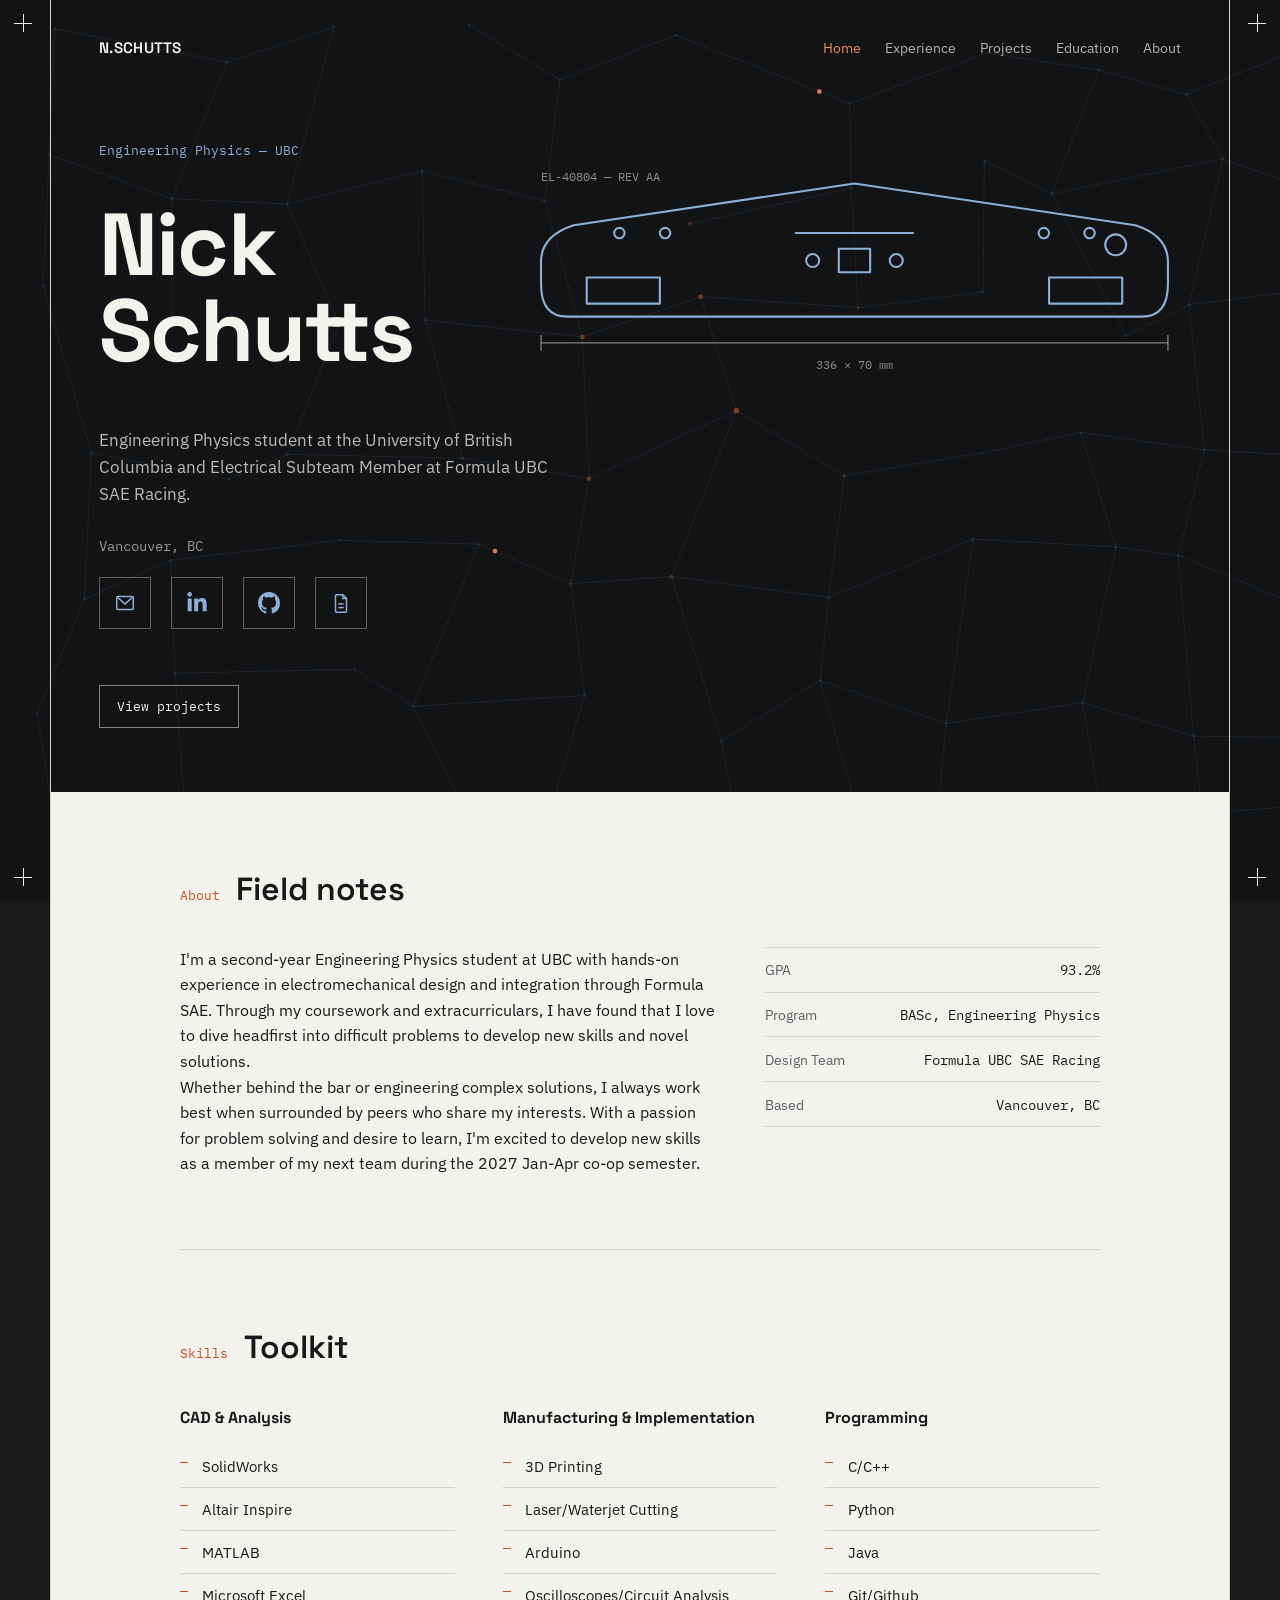
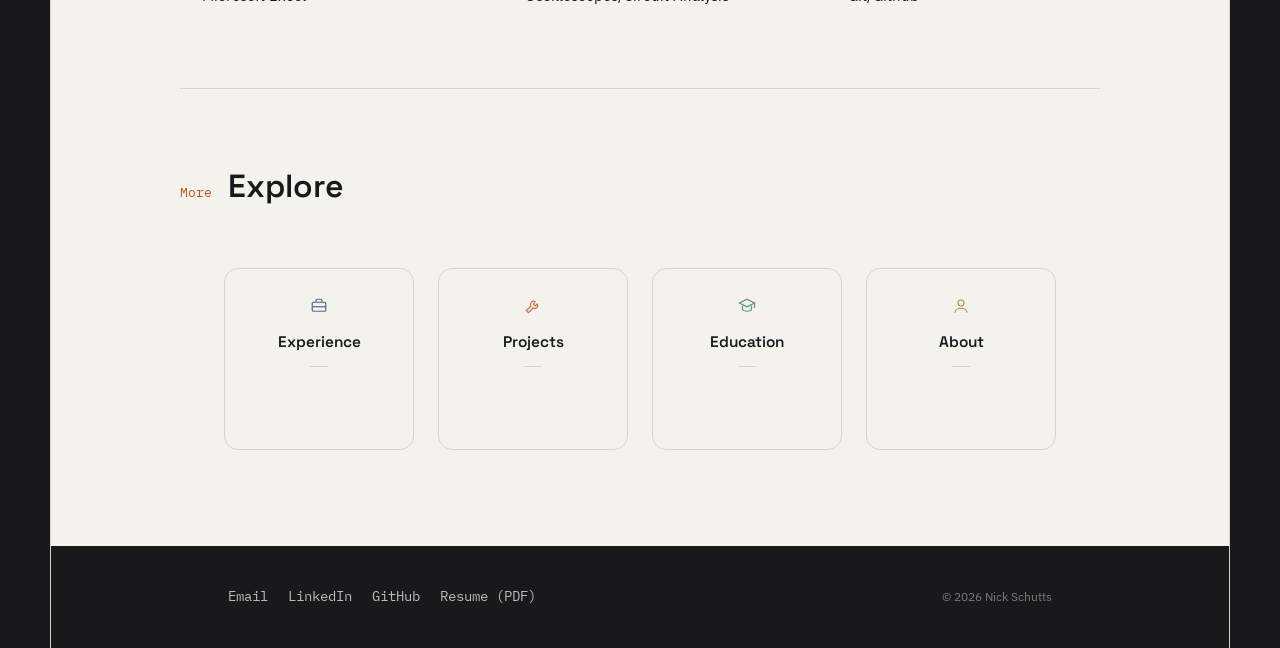
<file: index.html>
<!DOCTYPE html>
<html lang="en">
<head>
<meta charset="UTF-8">
<meta name="viewport" content="width=device-width, initial-scale=1.0">
<title>Nick Schutts — Engineering Physics</title>
<meta name="description" content="Nick Schutts — Engineering Physics student at UBC, Formula UBC Racing.">
<link rel="preconnect" href="https://fonts.googleapis.com">
<link rel="preconnect" href="https://fonts.gstatic.com" crossorigin>
<link href="https://fonts.googleapis.com/css2?family=Space+Grotesk:wght@400;500;600;700&family=IBM+Plex+Sans:wght@400;500;600&family=IBM+Plex+Mono:wght@400;500&display=swap" rel="stylesheet">
<link rel="stylesheet" href="style.css?v=3">
</head>
<body>

<span class="tick tl"></span>
<span class="tick tr"></span>
<span class="tick bl"></span>
<span class="tick br"></span>

<div class="sheet">

  <header class="site-header hero">
    <nav class="topnav">
      <a href="index.html" class="logo">N.SCHUTTS</a>
      <div class="navlinks">
        <a href="index.html" class="active">Home</a>
        <a href="experience.html">Experience</a>
        <a href="projects.html">Projects</a>
        <a href="education.html">Education</a>
        <a href="about.html">About</a>
      </div>
    </nav>

    <div class="hero-grid">
      <div class="hero-copy">
        <p class="eyebrow">Engineering Physics — UBC</p>
        <div class="hero-name-row">
          <h1>Nick<br>Schutts</h1>
          <div class="hero-art" aria-hidden="true">
            <svg viewBox="0 0 490 170" fill="none" xmlns="http://www.w3.org/2000/svg">
              <!-- outline traced from the plan view of EL-40804 -->
              <path class="draw" pathLength="1" d="M20,110 Q0,110 0,85 L0,68 Q0,48 25,40 L240,8 L455,40 Q480,48 480,68 L480,85 Q480,110 460,110 Z"/>
              <!-- mounting holes -->
              <circle class="draw" pathLength="1" cx="60" cy="46" r="4"/>
              <circle class="draw" pathLength="1" cx="95" cy="46" r="4"/>
              <circle class="draw" pathLength="1" cx="385" cy="46" r="4"/>
              <circle class="draw" pathLength="1" cx="420" cy="46" r="4"/>
              <!-- LED strip slot -->
              <line class="draw" pathLength="1" x1="195" y1="46" x2="285" y2="46"/>
              <!-- centre digit display -->
              <rect class="draw" pathLength="1" x="228" y="58" width="24" height="18"/>
              <!-- toggle switches -->
              <circle class="draw" pathLength="1" cx="208" cy="67" r="5"/>
              <circle class="draw" pathLength="1" cx="272" cy="67" r="5"/>
              <!-- push button -->
              <circle class="draw" pathLength="1" cx="440" cy="55" r="8"/>
              <!-- 5-digit displays, left and right -->
              <rect class="draw" pathLength="1" x="35" y="80" width="56" height="20"/>
              <rect class="draw" pathLength="1" x="389" y="80" width="56" height="20"/>

              <!-- dimensions -->
              <line x1="0" y1="130" x2="480" y2="130" class="dim" pathLength="1"/>
              <line x1="0" y1="124" x2="0" y2="136" class="dim" pathLength="1"/>
              <line x1="480" y1="124" x2="480" y2="136" class="dim" pathLength="1"/>
              <text x="240" y="150" class="dim-label" text-anchor="middle">336 &#215; 70 mm</text>
              <text x="0" y="6" class="dim-label" text-anchor="start">EL-40804 — REV AA</text>
            </svg>
          </div>
        </div>
        <p class="hero-sub">Engineering Physics student at 
          the University of British Columbia and
          Electrical Subteam Member at Formula UBC SAE Racing.
          </p>
        <p class="hero-location mono">Vancouver, BC</p>
        <div class="icon-row on-dark">
          <a class="icon-link" href="mailto:nicholas.schutts@gmail.com" aria-label="Email">
            <span class="icon-box">
              <svg class="icon-stroke" viewBox="0 0 24 24"><rect x="3" y="5" width="18" height="14" rx="1"/><path d="M4 6l8 7 8-7"/></svg>
            </span>
          </a>
          <a class="icon-link" href="https://www.linkedin.com/in/nick-schutts-b05521326/" target="_blank" rel="noopener" aria-label="LinkedIn">
            <span class="icon-box">
              <svg class="icon-fill" viewBox="0 0 448 512"><path d="M100.28 448H7.4V148.9h92.88zM53.79 108.1C24.09 108.1 0 83.5 0 53.8a53.79 53.79 0 0 1 107.58 0c0 29.7-24.1 54.3-53.79 54.3zM447.9 448h-92.68V302.4c0-34.7-.7-79.2-48.29-79.2-48.29 0-55.69 37.7-55.69 76.7V448h-92.78V148.9h89.08v40.8h1.3c12.4-23.5 42.69-48.3 87.88-48.3 94 0 111.28 61.9 111.28 142.3V448z"/></svg>
            </span>
          </a>
          <a class="icon-link" href="https://github.com/nschutts" target="_blank" rel="noopener" aria-label="GitHub">
            <span class="icon-box">
              <svg class="icon-fill" viewBox="0 0 24 24"><path d="M12 0C5.37 0 0 5.37 0 12c0 5.31 3.435 9.795 8.205 11.385.6.105.825-.255.825-.57 0-.285-.015-1.23-.015-2.235-3.015.555-3.795-.735-4.035-1.41-.135-.345-.72-1.41-1.23-1.695-.42-.225-1.02-.78-.015-.795.945-.015 1.62.87 1.845 1.23 1.08 1.815 2.805 1.305 3.495.99.105-.78.42-1.305.765-1.605-2.67-.3-5.46-1.335-5.46-5.925 0-1.305.465-2.385 1.23-3.225-.12-.3-.535-1.53.12-3.18 0 0 1.005-.315 3.3 1.23.96-.27 1.98-.405 3-.405s2.04.135 3 .405c2.295-1.56 3.3-1.23 3.3-1.23.645 1.65.24 2.88.12 3.18.765.84 1.23 1.905 1.23 3.225 0 4.605-2.805 5.625-5.475 5.925.435.375.81 1.095.81 2.22 0 1.605-.015 2.895-.015 3.3 0 .315.225.69.825.57A12.02 12.02 0 0024 12c0-6.63-5.37-12-12-12z"/></svg>
            </span>
          </a>
          <a class="icon-link" href="Nick_Schutts_Resume.pdf" target="_blank" rel="noopener" aria-label="Resume">
            <span class="icon-box">
              <svg class="icon-stroke" viewBox="0 0 24 24"><path d="M7 3h7l4 4v14a1 1 0 0 1-1 1H7a1 1 0 0 1-1-1V4a1 1 0 0 1 1-1z"/><path d="M14 3v4h4"/><line x1="9" y1="13" x2="15" y2="13"/><line x1="9" y1="17" x2="15" y2="17"/></svg>
            </span>
          </a>
        </div>
        <a class="btn" href="projects.html" style="margin-top:1.5rem;">View projects</a>
      </div>
    </div>
  </header>

  <main>

    <section class="section about" id="about">
      <div class="section-head">
        <span class="section-index">About</span>
        <h2>Field notes</h2>
      </div>
      <div class="about-grid">
        <p class="about-copy">
          I'm a second-year Engineering Physics student at UBC with hands-on 
          experience in electromechanical design and integration through Formula SAE. 
          Through my coursework and extracurriculars, I have found that I love to dive
          headfirst into difficult problems to develop new skills and novel solutions. <br>
          Whether behind the bar or engineering complex solutions, I always work best 
          when surrounded by peers who share my interests. With a passion for problem solving 
          and desire to learn, I'm excited to develop new skills as a member of my next team
          during the 2027 Jan-Apr co-op semester.
        </p>
        <dl class="spec-sheet">
          <div><dt>GPA</dt><dd>93.2%</dd></div>
          <div><dt>Program</dt><dd>BASc, Engineering Physics</dd></div>
          <div><dt>Design Team</dt><dd>Formula UBC SAE Racing</dd></div>
          <div><dt>Based</dt><dd>Vancouver, BC</dd></div>
        </dl>
      </div>
    </section>

    <section class="section skills">
      <div class="section-head">
        <span class="section-index">Skills</span>
        <h2>Toolkit</h2>
      </div>
      <div class="skills-grid">
        <div class="skill-group">
          <h3>CAD &amp; Analysis</h3>
          <ul class="tick-list">
            <li>SolidWorks</li>
            <li>Altair Inspire</li>
            <li>MATLAB</li>
            <li>Microsoft Excel</li>
          </ul>
        </div>
        <div class="skill-group">
          <h3>Manufacturing &amp; Implementation</h3>
          <ul class="tick-list">
            <li>3D Printing</li>
            <li>Laser/Waterjet Cutting</li>
            <li>Arduino</li>
            <li>Oscilloscopes/Circuit Analysis</li>
          </ul>
        </div>
        <div class="skill-group">
          <h3>Programming</h3>
          <ul class="tick-list">
            <li>C/C++</li>
            <li>Python</li>
            <li>Java</li>
            <li>Git/Github</li>
          </ul>
        </div>
      </div>
    </section>

    <section class="section explore">
      <div class="section-head">
        <span class="section-index">More</span>
        <h2>Explore</h2>
      </div>
      <div class="preview-bubbles">
        <a class="preview-bubble" href="experience.html" style="--accent:#2E4A6B; --accent-soft:rgba(46,74,107,0.18);">
          <span class="bubble-icon">
            <svg viewBox="0 0 24 24" fill="none" stroke="currentColor" stroke-width="1.6"><rect x="3" y="7" width="18" height="12" rx="1.5"/><path d="M8 7V5a2 2 0 0 1 2-2h4a2 2 0 0 1 2 2v2"/><line x1="3" y1="13" x2="21" y2="13"/></svg>
          </span>
          <h3>Experience</h3>
          <span class="bubble-rule"></span>
          <p>Bartending, Pharmacy, Motorsport.</p>
        </a>
        <a class="preview-bubble" href="projects.html" style="--accent:#C4501F; --accent-soft:rgba(196,80,31,0.18);">
          <span class="bubble-icon">
            <svg viewBox="0 0 24 24" fill="none" stroke="currentColor" stroke-width="1.6"><path d="M14.7 6.3a4 4 0 0 0-5.5 5.5L3 18l3 3 6.2-6.2a4 4 0 0 0 5.5-5.5l-2.6 2.6-2.3-2.3z"/></svg>
          </span>
          <h3>Projects</h3>
          <span class="bubble-rule"></span>
          <p>Dashboard Enclosure, Autonomous Claw, PCB Validation Board.</p>
        </a>
        <a class="preview-bubble" href="education.html" style="--accent:#2F7A6B; --accent-soft:rgba(47,122,107,0.18);">
          <span class="bubble-icon">
            <svg viewBox="0 0 24 24" fill="none" stroke="currentColor" stroke-width="1.6"><path d="M2 8l10-5 10 5-10 5-10-5z"/><path d="M6 11.5v4.5c0 1.5 3 3 6 3s6-1.5 6-3v-4.5"/><line x1="22" y1="8" x2="22" y2="14.5"/></svg>
          </span>
          <h3>Education</h3>
          <span class="bubble-rule"></span>
          <p>UBC Engineering Physics, Waldorf Background.</p>
        </a>
        <a class="preview-bubble" href="about.html" style="--accent:#A6791F; --accent-soft:rgba(166,121,31,0.18);">
          <span class="bubble-icon">
            <svg viewBox="0 0 24 24" fill="none" stroke="currentColor" stroke-width="1.6"><circle cx="12" cy="8" r="4"/><path d="M4 21c0-4 4-6 8-6s8 2 8 6"/></svg>
          </span>
          <h3>About</h3>
          <span class="bubble-rule"></span>
          <p>A bit more about me.</p>
        </a>
      </div>
    </section>

  </main>

  <footer class="site-footer">
    <div class="footer-inner">
      <div class="footer-links">
        <a href="mailto:nicholas.schutts@gmail.com">Email</a>
        <a href="https://www.linkedin.com/in/nick-schutts-b05521326/" target="_blank" rel="noopener">LinkedIn</a>
        <a href="https://github.com/nschutts" target="_blank" rel="noopener">GitHub</a>
        <a href="Nick_Schutts_Resume.pdf" target="_blank" rel="noopener">Resume (PDF)</a>
      </div>
      <p class="footnote">&copy; <span class="js-year"></span> Nick Schutts</p>
    </div>
  </footer>
</div>

<script src="script.js?v=2"></script>
</body>
</html>
</file>
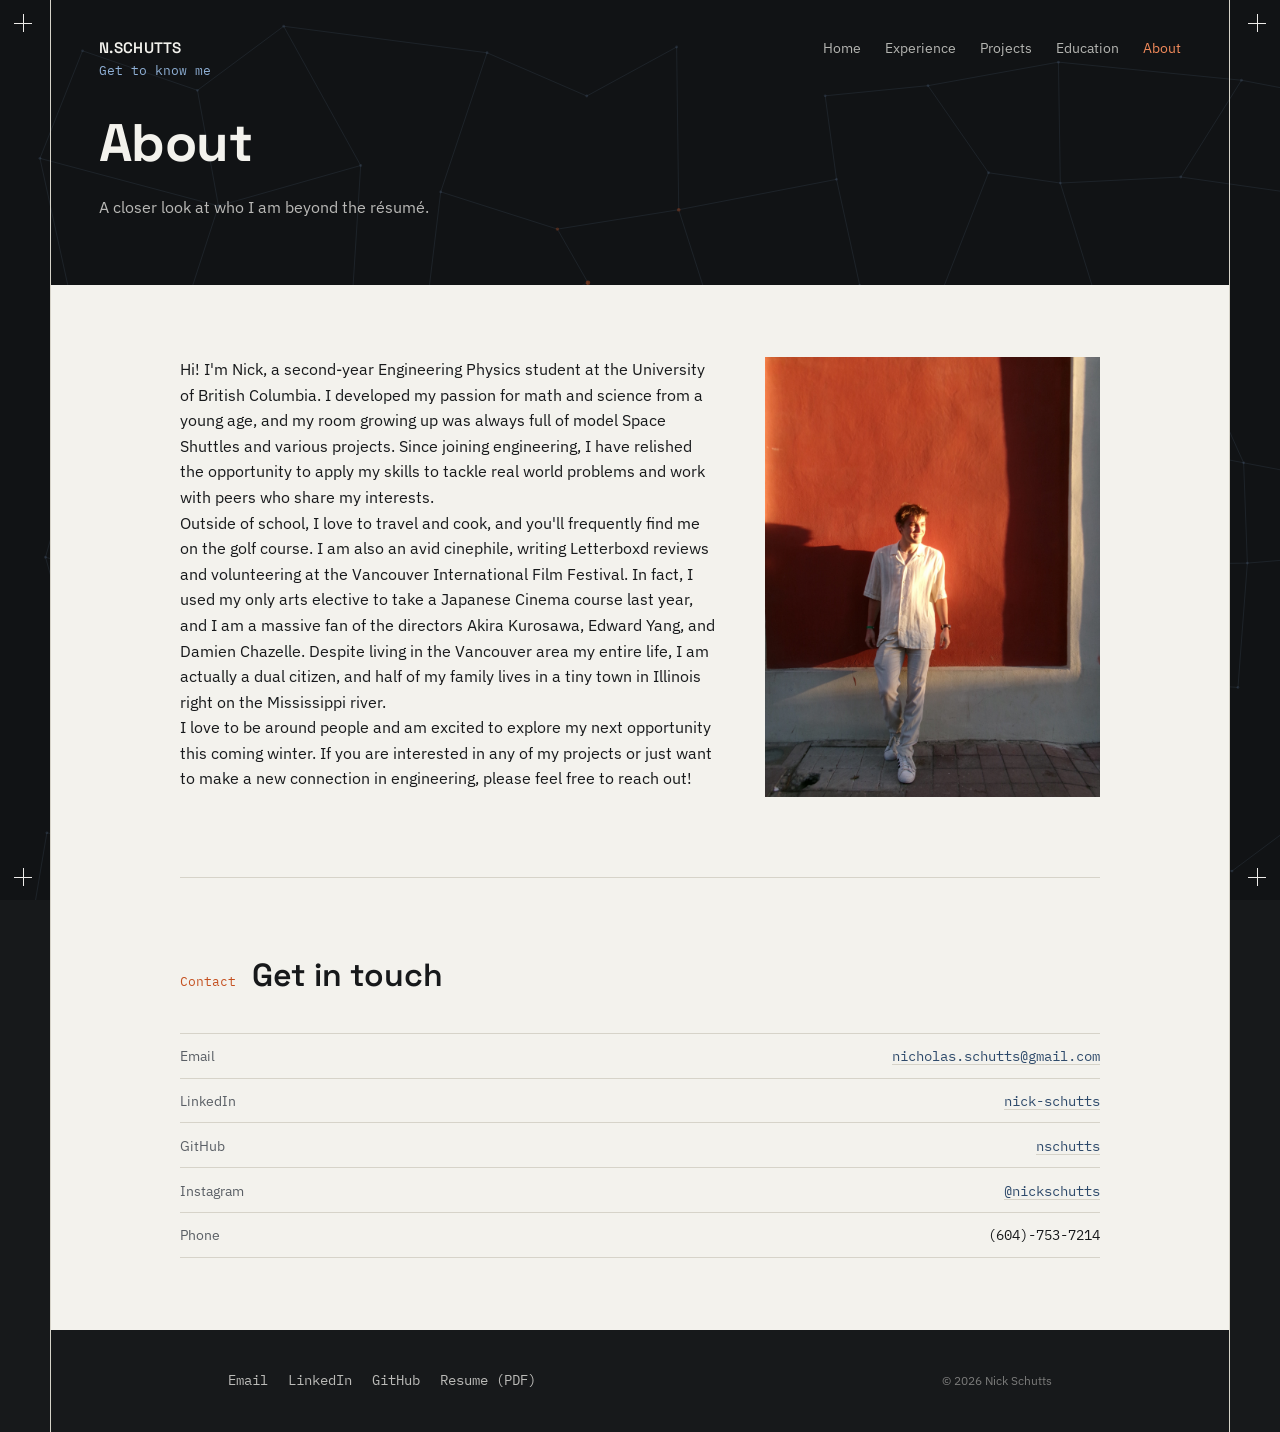
<file: about.html>
<!DOCTYPE html>
<html lang="en">
<head>
<meta charset="UTF-8">
<meta name="viewport" content="width=device-width, initial-scale=1.0">
<title>About — Nick Schutts</title>
<link rel="preconnect" href="https://fonts.googleapis.com">
<link rel="preconnect" href="https://fonts.gstatic.com" crossorigin>
<link href="https://fonts.googleapis.com/css2?family=Space+Grotesk:wght@400;500;600;700&family=IBM+Plex+Sans:wght@400;500;600&family=IBM+Plex+Mono:wght@400;500&display=swap" rel="stylesheet">
<link rel="stylesheet" href="style.css?v=3">
</head>
<body>

<span class="tick tl"></span>
<span class="tick tr"></span>
<span class="tick bl"></span>
<span class="tick br"></span>

<div class="sheet">

  <header class="site-header">
    <nav class="topnav">
      <a href="index.html" class="logo">N.SCHUTTS</a>
      <div class="navlinks">
        <a href="index.html">Home</a>
        <a href="experience.html">Experience</a>
        <a href="projects.html">Projects</a>
        <a href="education.html">Education</a>
        <a href="about.html" class="active">About</a>
      </div>
    </nav>
    <div class="page-header">
      <p class="eyebrow">Get to know me</p>
      <h1>About</h1>
      <p class="lede">A closer look at who I am beyond the résumé.</p>
    </div>
  </header>

  <main>
    <section class="section" style="border-top:none;">
      <div class="about-grid">
        Hi! I'm Nick, a second-year Engineering Physics student at the University of British Columbia.
        I developed my passion for math and science from a young age, and my room growing up was always 
        full of model Space Shuttles and various projects. Since joining engineering, I have relished 
        the opportunity to apply my skills to tackle real world problems and work with peers who share 
        my interests. <br>
        Outside of school, I love to travel and cook, and you'll frequently find me on the golf
        course. I am also an avid cinephile, writing Letterboxd reviews and volunteering at the Vancouver 
        International Film Festival. In fact, I used my only arts elective to take a Japanese Cinema course last year,
        and I am a massive fan of the directors Akira Kurosawa, Edward Yang, and Damien Chazelle.
        Despite living in the Vancouver area my entire life, I am actually a dual citizen, and half of
        my family lives in a tiny town in Illinois right on the Mississippi river. <br>
        I love to be around people and am excited to explore my next opportunity this coming winter. 
        If you are interested in any of my projects or just want to make a new connection in engineering,
        please feel free to reach out!
       
        <p class="about-copy">
          <img class="thumb" src="assets/img/mexico-pfp.jpg" alt="Nick Schutts" style="width:100%; height:440px; object-fit:cover;">
        </p>
      </div>
    </section>

    <section class="section">
      <div class="section-head">
        <span class="section-index">Contact</span>
        <h2>Get in touch</h2>
      </div>
      <dl class="spec-sheet">
        <div><dt>Email</dt><dd><a href="mailto:nicholas.schutts@gmail.com">nicholas.schutts@gmail.com</a></dd></div>
        <div><dt>LinkedIn</dt><dd><a href="https://www.linkedin.com/in/nick-schutts-b05521326/" target="_blank" rel="noopener">nick-schutts</a></dd></div>
        <div><dt>GitHub</dt><dd><a href="https://github.com/nschutts" target="_blank" rel="noopener">nschutts</a></dd></div>
        <div><dt>Instagram</dt><dd><a href="https://instagram.com/nickschutts/" target="_blank" rel="noopener">@nickschutts</a></dd></div>
        <div><dt>Phone</dt><dd>(604)-753-7214</dd></div>
      </dl>
    </section>
  </main>

  <footer class="site-footer">
    <div class="footer-inner">
      <div class="footer-links">
        <a href="mailto:nicholas.schutts@gmail.com">Email</a>
        <a href="https://www.linkedin.com/in/nick-schutts-b05521326/" target="_blank" rel="noopener">LinkedIn</a>
        <a href="https://github.com/nschutts" target="_blank" rel="noopener">GitHub</a>
        <a href="Nick_Schutts_Resume.pdf" target="_blank" rel="noopener">Resume (PDF)</a>
      </div>
      <p class="footnote">&copy; <span class="js-year"></span> Nick Schutts</p>
    </div>
  </footer>
</div>

<script src="script.js?v=2"></script>
</body>
</html>
</file>
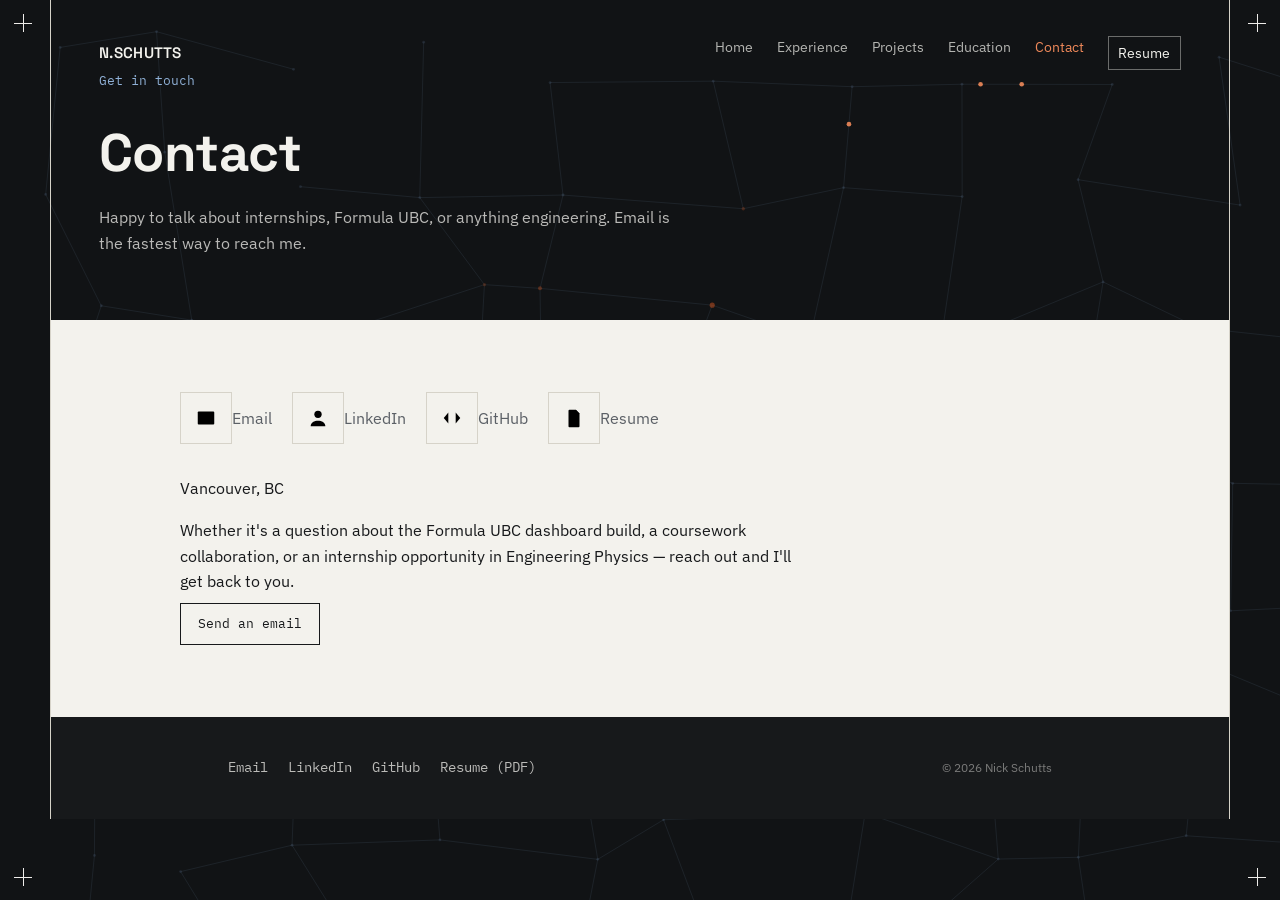
<file: contact.html>
<!DOCTYPE html>
<html lang="en">
<head>
<meta charset="UTF-8">
<meta name="viewport" content="width=device-width, initial-scale=1.0">
<title>Contact — Nick Schutts</title>
<link rel="preconnect" href="https://fonts.googleapis.com">
<link rel="preconnect" href="https://fonts.gstatic.com" crossorigin>
<link href="https://fonts.googleapis.com/css2?family=Space+Grotesk:wght@400;500;600;700&family=IBM+Plex+Sans:wght@400;500;600&family=IBM+Plex+Mono:wght@400;500&display=swap" rel="stylesheet">
<link rel="stylesheet" href="style.css">
</head>
<body>

<span class="tick tl"></span>
<span class="tick tr"></span>
<span class="tick bl"></span>
<span class="tick br"></span>

<div class="sheet">

  <header class="site-header">
    <nav class="topnav">
      <a href="index.html" class="logo">N.SCHUTTS</a>
      <div class="navlinks">
        <a href="index.html">Home</a>
        <a href="experience.html">Experience</a>
        <a href="projects.html">Projects</a>
        <a href="education.html">Education</a>
        <a href="contact.html" class="active">Contact</a>
        <a href="Nick_Schutts_Resume.pdf" class="resume-link" target="_blank" rel="noopener">Resume</a>
      </div>
    </nav>
    <div class="page-header">
      <p class="eyebrow">Get in touch</p>
      <h1>Contact</h1>
      <p class="lede">Happy to talk about internships, Formula UBC, or anything
        engineering. Email is the fastest way to reach me.</p>
    </div>
  </header>

  <main>
    <section class="section" style="border-top:none;">
      <div class="contact-grid">
        <div>
          <div class="icon-row">
            <a class="icon-link" href="mailto:nicholas.schutts@gmail.com">
              <span class="icon-box">
                <svg viewBox="0 0 24 24"><rect x="3" y="5" width="18" height="14" rx="1"/><path d="M4 6l8 7 8-7"/></svg>
              </span>
              <span>Email</span>
            </a>
            <a class="icon-link" href="https://www.linkedin.com/in/nick-schutts-b05521326/" target="_blank" rel="noopener">
              <span class="icon-box">
                <svg viewBox="0 0 24 24"><circle cx="12" cy="8" r="4"/><path d="M4 21c0-4 4-6 8-6s8 2 8 6"/></svg>
              </span>
              <span>LinkedIn</span>
            </a>
            <a class="icon-link" href="https://github.com/nschutts" target="_blank" rel="noopener">
              <span class="icon-box">
                <svg viewBox="0 0 24 24"><path d="M8 6l-5 6 5 6"/><path d="M16 6l5 6-5 6"/></svg>
              </span>
              <span>GitHub</span>
            </a>
            <a class="icon-link" href="Nick_Schutts_Resume.pdf" target="_blank" rel="noopener">
              <span class="icon-box">
                <svg viewBox="0 0 24 24"><path d="M7 3h7l4 4v14a1 1 0 0 1-1 1H7a1 1 0 0 1-1-1V4a1 1 0 0 1 1-1z"/><path d="M14 3v4h4"/><line x1="9" y1="13" x2="15" y2="13"/><line x1="9" y1="17" x2="15" y2="17"/></svg>
              </span>
              <span>Resume</span>
            </a>
          </div>
          <p class="contact-location">Vancouver, BC</p>
        </div>
        <div>
          <p class="about-copy" style="margin-top:0;">
            Whether it's a question about the Formula UBC dashboard build, a
            coursework collaboration, or an internship opportunity in
            Engineering Physics — reach out and I'll get back to you.
          </p>
          <div class="btn-row">
            <a class="btn on-light" href="mailto:nicholas.schutts@gmail.com">Send an email</a>
          </div>
        </div>
      </div>
    </section>
  </main>

  <footer class="site-footer">
    <div class="footer-inner">
      <div class="footer-links">
        <a href="mailto:nicholas.schutts@gmail.com">Email</a>
        <a href="https://www.linkedin.com/in/nick-schutts-b05521326/" target="_blank" rel="noopener">LinkedIn</a>
        <a href="https://github.com/nschutts" target="_blank" rel="noopener">GitHub</a>
        <a href="Nick_Schutts_Resume.pdf" target="_blank" rel="noopener">Resume (PDF)</a>
      </div>
      <p class="footnote">&copy; <span class="js-year"></span> Nick Schutts</p>
    </div>
  </footer>
</div>

<script src="script.js"></script>
</body>
</html>
</file>
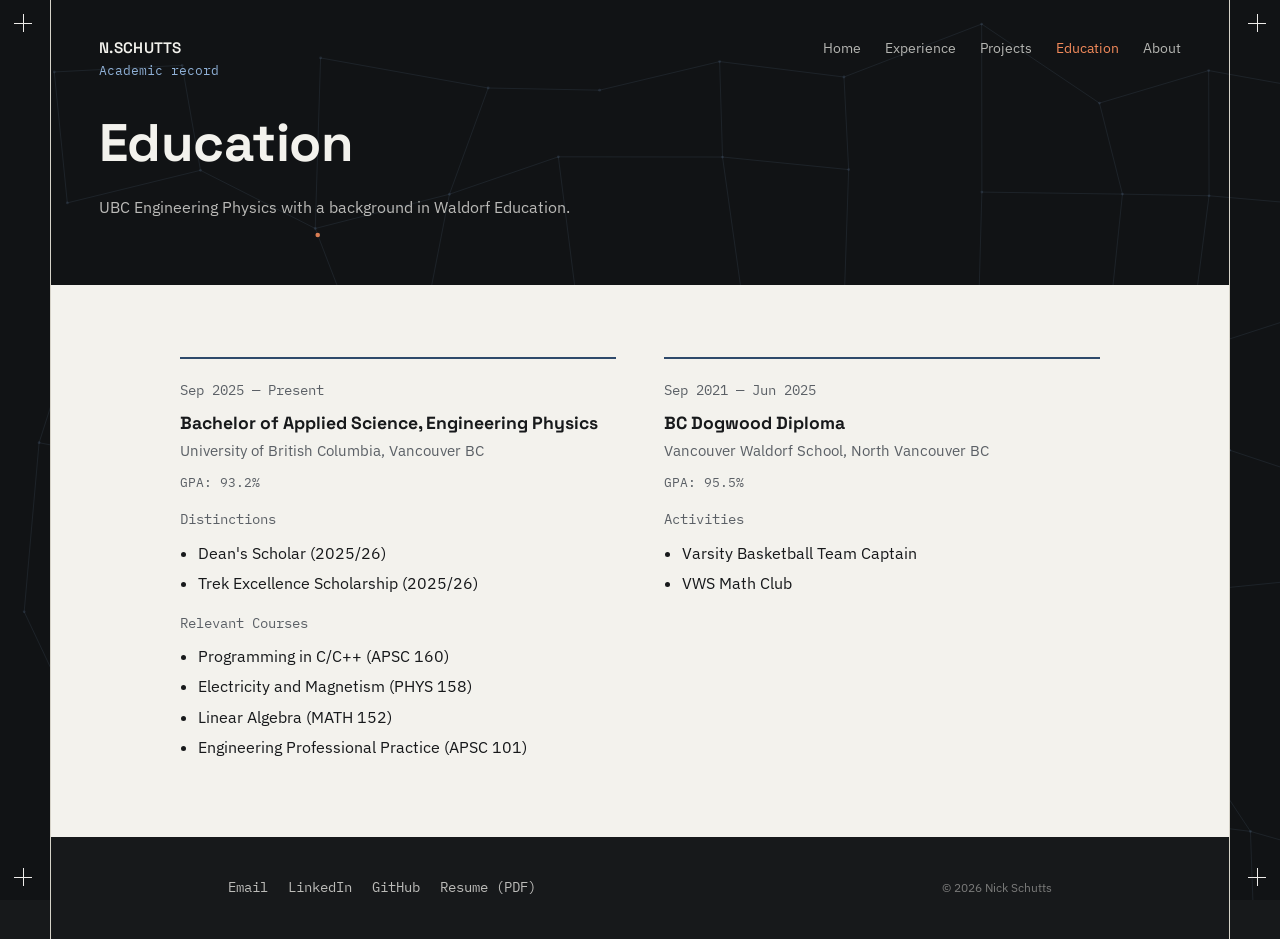
<file: education.html>
<!DOCTYPE html>
<html lang="en">
<head>
<meta charset="UTF-8">
<meta name="viewport" content="width=device-width, initial-scale=1.0">
<title>Education — Nick Schutts</title>
<link rel="preconnect" href="https://fonts.googleapis.com">
<link rel="preconnect" href="https://fonts.gstatic.com" crossorigin>
<link href="https://fonts.googleapis.com/css2?family=Space+Grotesk:wght@400;500;600;700&family=IBM+Plex+Sans:wght@400;500;600&family=IBM+Plex+Mono:wght@400;500&display=swap" rel="stylesheet">
<link rel="stylesheet" href="style.css?v=3">
</head>
<body>

<span class="tick tl"></span>
<span class="tick tr"></span>
<span class="tick bl"></span>
<span class="tick br"></span>

<div class="sheet">

  <header class="site-header">
    <nav class="topnav">
      <a href="index.html" class="logo">N.SCHUTTS</a>
      <div class="navlinks">
        <a href="index.html">Home</a>
        <a href="experience.html">Experience</a>
        <a href="projects.html">Projects</a>
        <a href="education.html" class="active">Education</a>
        <a href="about.html">About</a>
      </div>
    </nav>
    <div class="page-header">
      <p class="eyebrow">Academic record</p>
      <h1>Education</h1>
      <p class="lede">UBC Engineering Physics with a background in Waldorf Education.</p>
    </div>
  </header>

  <main>
    <section class="section" style="border-top:none;">
      <div class="edu-grid">
        <div class="edu-card">
          <span class="mono">Sep 2025 — Present</span>
          <h3>Bachelor of Applied Science, Engineering Physics</h3>
          <p class="tl-org">University of British Columbia, Vancouver BC</p>
          <p class="mono" style="color:var(--muted); font-size:0.82rem; margin:0.35rem 0 1rem;">GPA: 93.2%</p>

          <span class="section-index" style="display:block; margin-bottom:0.4rem;">Distinctions</span>
          <ul>
            <li>Dean's Scholar (2025/26)</li>
            <li>Trek Excellence Scholarship (2025/26)</li>
          </ul>

          <span class="section-index" style="display:block; margin:1rem 0 0.4rem;">Relevant Courses</span>
          <ul>
            <li>Programming in C/C++ (APSC 160)</li>
            <li>Electricity and Magnetism (PHYS 158)</li>
            <li>Linear Algebra (MATH 152)</li>
            <li>Engineering Professional Practice (APSC 101)</li>
          </ul>
        </div>
        <div class="edu-card">
          <span class="mono">Sep 2021 — Jun 2025</span>
          <h3>BC Dogwood Diploma</h3>
          <p class="tl-org">Vancouver Waldorf School, North Vancouver BC</p>
          <p class="mono" style="color:var(--muted); font-size:0.82rem; margin:0.35rem 0 1rem;">GPA: 95.5%</p>

          <span class="section-index" style="display:block; margin-bottom:0.4rem;">Activities</span>
          <ul>
            <li>Varsity Basketball Team Captain</li>
            <li>VWS Math Club</li>
          </ul>
        </div>
      </div>
    </section>
  </main>

  <footer class="site-footer">
    <div class="footer-inner">
      <div class="footer-links">
        <a href="mailto:nicholas.schutts@gmail.com">Email</a>
        <a href="https://www.linkedin.com/in/nick-schutts-b05521326/" target="_blank" rel="noopener">LinkedIn</a>
        <a href="https://github.com/nschutts" target="_blank" rel="noopener">GitHub</a>
        <a href="Nick_Schutts_Resume.pdf" target="_blank" rel="noopener">Resume (PDF)</a>
      </div>
      <p class="footnote">&copy; <span class="js-year"></span> Nick Schutts</p>
    </div>
  </footer>
</div>

<script src="script.js?v=2"></script>
</body>
</html>
</file>
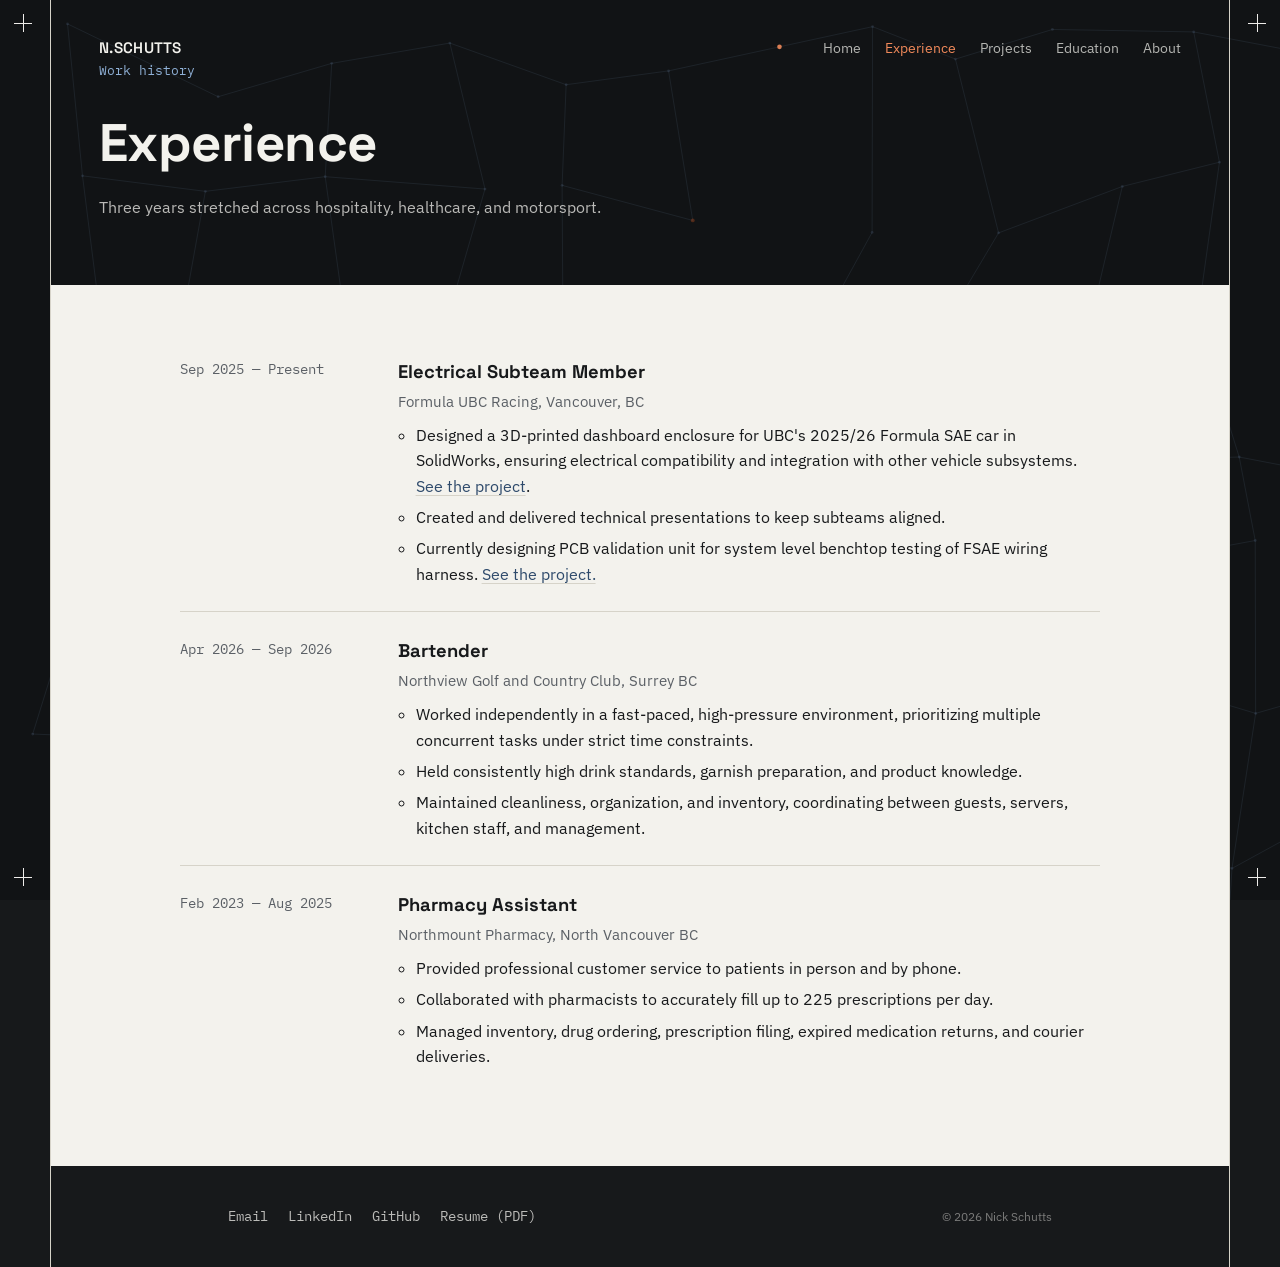
<file: experience.html>
<!DOCTYPE html>
<html lang="en">
<head>
<meta charset="UTF-8">
<meta name="viewport" content="width=device-width, initial-scale=1.0">
<title>Experience — Nick Schutts</title>
<link rel="preconnect" href="https://fonts.googleapis.com">
<link rel="preconnect" href="https://fonts.gstatic.com" crossorigin>
<link href="https://fonts.googleapis.com/css2?family=Space+Grotesk:wght@400;500;600;700&family=IBM+Plex+Sans:wght@400;500;600&family=IBM+Plex+Mono:wght@400;500&display=swap" rel="stylesheet">
<link rel="stylesheet" href="style.css?v=3">
</head>
<body>

<span class="tick tl"></span>
<span class="tick tr"></span>
<span class="tick bl"></span>
<span class="tick br"></span>

<div class="sheet">

  <header class="site-header">
    <nav class="topnav">
      <a href="index.html" class="logo">N.SCHUTTS</a>
      <div class="navlinks">
        <a href="index.html">Home</a>
        <a href="experience.html" class="active">Experience</a>
        <a href="projects.html">Projects</a>
        <a href="education.html">Education</a>
        <a href="about.html">About</a>
      </div>
    </nav>
    <div class="page-header">
      <p class="eyebrow">Work history</p>
      <h1>Experience</h1>
      <p class="lede">Three years stretched across hospitality, healthcare, and motorsport.</p>
    </div>
  </header>

  <main>
    <section class="section" style="border-top:none;">
      <ol class="timeline">
        <li class="tl-item">
          <div class="tl-date"><span class="mono">Sep 2025 — Present</span></div>
          <div class="tl-body">
            <h3>Electrical Subteam Member</h3>
            <p class="tl-org">Formula UBC Racing, Vancouver, BC</p>
            <ul>
              <li>Designed a 3D-printed dashboard enclosure for UBC's 2025/26 Formula SAE car in SolidWorks, ensuring electrical compatibility and integration with other vehicle subsystems. <a href="project-dashboard-enclosure.html">See the project</a>.</li>
              <li>Created and delivered technical presentations to keep subteams aligned.</li>
              <li>Currently designing PCB validation unit for system level benchtop testing of FSAE wiring harness. <a href="project-vsvb.html">See the project.</a></li>
            </ul>
          </div>
        </li>

        <li class="tl-item">
          <div class="tl-date"><span class="mono">Apr 2026 — Sep 2026</span></div>
          <div class="tl-body">
            <h3>Bartender</h3>
            <p class="tl-org">Northview Golf and Country Club, Surrey BC</p>
            <ul>
              <li>Worked independently in a fast-paced, high-pressure environment, prioritizing multiple concurrent tasks under strict time constraints.</li>
              <li>Held consistently high drink standards, garnish preparation, and product knowledge.</li>
              <li>Maintained cleanliness, organization, and inventory, coordinating between guests, servers, kitchen staff, and management.</li>
            </ul>
          </div>
        </li>

        <li class="tl-item">
          <div class="tl-date"><span class="mono">Feb 2023 — Aug 2025</span></div>
          <div class="tl-body">
            <h3>Pharmacy Assistant</h3>
            <p class="tl-org">Northmount Pharmacy, North Vancouver BC</p>
            <ul>
              <li>Provided professional customer service to patients in person and by phone.</li>
              <li>Collaborated with pharmacists to accurately fill up to 225 prescriptions per day.</li>
              <li>Managed inventory, drug ordering, prescription filing, expired medication returns, and courier deliveries.</li>
            </ul>
          </div>
        </li>
      </ol>
    </section>
  </main>

  <footer class="site-footer">
    <div class="footer-inner">
      <div class="footer-links">
        <a href="mailto:nicholas.schutts@gmail.com">Email</a>
        <a href="https://www.linkedin.com/in/nick-schutts-b05521326/" target="_blank" rel="noopener">LinkedIn</a>
        <a href="https://github.com/nschutts" target="_blank" rel="noopener">GitHub</a>
        <a href="Nick_Schutts_Resume.pdf" target="_blank" rel="noopener">Resume (PDF)</a>
      </div>
      <p class="footnote">&copy; <span class="js-year"></span> Nick Schutts</p>
    </div>
  </footer>
</div>

<script src="script.js?v=2"></script>
</body>
</html>
</file>
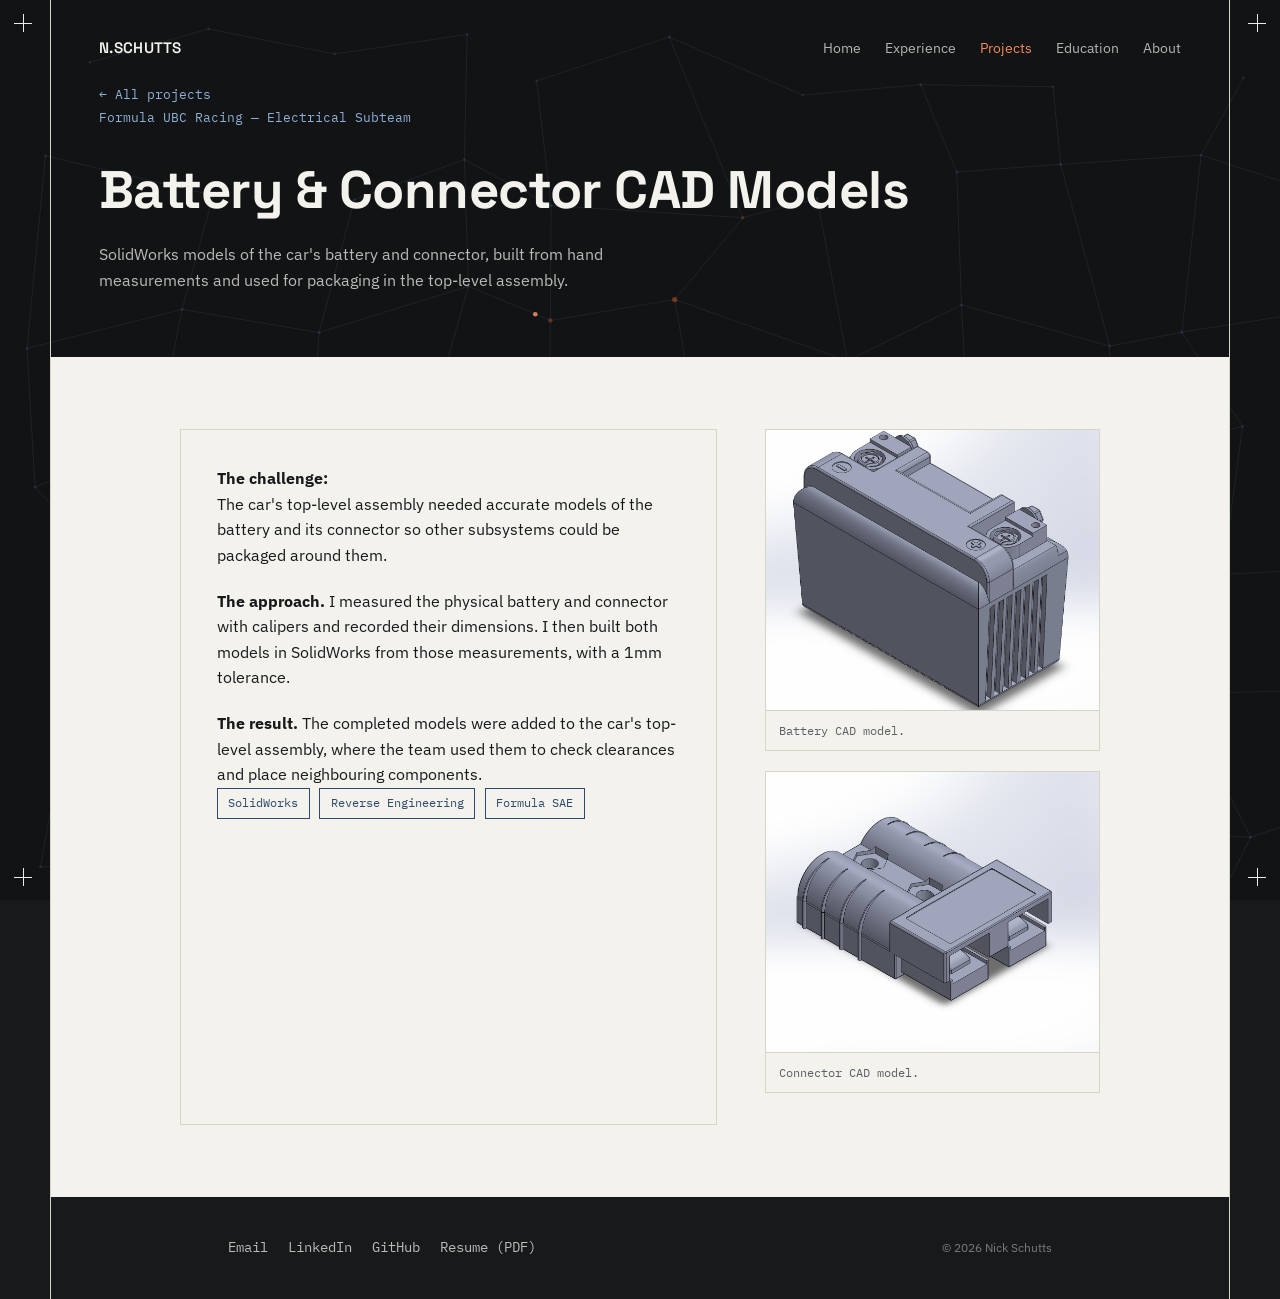
<file: project-cad-models.html>
<!DOCTYPE html>
<html lang="en">
<head>
<meta charset="UTF-8">
<meta name="viewport" content="width=device-width, initial-scale=1.0">
<title>Battery &amp; Connector CAD Models — Nick Schutts</title>
<link rel="preconnect" href="https://fonts.googleapis.com">
<link rel="preconnect" href="https://fonts.gstatic.com" crossorigin>
<link href="https://fonts.googleapis.com/css2?family=Space+Grotesk:wght@400;500;600;700&family=IBM+Plex+Sans:wght@400;500;600&family=IBM+Plex+Mono:wght@400;500&display=swap" rel="stylesheet">
<link rel="stylesheet" href="style.css?v=3">
</head>
<body>

<span class="tick tl"></span>
<span class="tick tr"></span>
<span class="tick bl"></span>
<span class="tick br"></span>

<div class="sheet">

  <header class="site-header">
    <nav class="topnav">
      <a href="index.html" class="logo">N.SCHUTTS</a>
      <div class="navlinks">
        <a href="index.html">Home</a>
        <a href="experience.html">Experience</a>
        <a href="projects.html" class="active">Projects</a>
        <a href="education.html">Education</a>
        <a href="about.html">About</a>
      </div>
    </nav>
    <div class="page-header">
      <a class="back-link" href="projects.html">&larr; All projects</a>
      <p class="eyebrow">Formula UBC Racing — Electrical Subteam</p>
      <h1>Battery &amp; Connector CAD Models</h1>
      <p class="lede">SolidWorks models of the car's battery and connector,
        built from hand measurements and used for packaging in the
        top-level assembly.</p>
    </div>
  </header>

  <main>
    <section class="section" style="border-top:none;">

      <div class="about-grid">
        <div class="project-card">
          <p>
            <strong>The challenge:</strong><br> The car's top-level assembly needed accurate
            models of the battery and its connector so other subsystems could be packaged around
            them.
          </p>
          <p>
            <strong>The approach.</strong> I measured the physical battery and connector with
            calipers and recorded their dimensions. I then built both models in SolidWorks from
            those measurements, with a 1mm tolerance.
          </p>
          <p>
            <strong>The result.</strong> The completed models were added to the car's top-level assembly,
            where the team used them to check clearances and place neighbouring components.
          </p>
          <div class="tag-row">
            <span class="tag">SolidWorks</span>
            <span class="tag">Reverse Engineering</span>
            <span class="tag">Formula SAE</span>
          </div>
        </div>
        <div class="gallery">
          <figure>
            <img class="thumb lightbox-img" src="assets/img/battery-CAD.png" alt="CAD Model of the Battery" style="width:100%; height:280px; object-fit:cover;">
            <figcaption>Battery CAD model.</figcaption>
          </figure>
          <figure>
            <img class="thumb lightbox-img" src="assets/img/battery-connector-CAD.png" alt="CAD Model of the Battery Connector" style="width:100%; height:280px; object-fit:cover;">
            <figcaption>Connector CAD model.</figcaption>
          </figure>
        </div>
      </div>

    </section>
  </main>

  <footer class="site-footer">
    <div class="footer-inner">
      <div class="footer-links">
        <a href="mailto:nicholas.schutts@gmail.com">Email</a>
        <a href="https://www.linkedin.com/in/nick-schutts-b05521326/" target="_blank" rel="noopener">LinkedIn</a>
        <a href="https://github.com/nschutts" target="_blank" rel="noopener">GitHub</a>
        <a href="Nick_Schutts_Resume.pdf" target="_blank" rel="noopener">Resume (PDF)</a>
      </div>
      <p class="footnote">&copy; <span class="js-year"></span> Nick Schutts</p>
    </div>
  </footer>
</div>

<script src="script.js?v=2"></script>
</body>
</html>
</file>
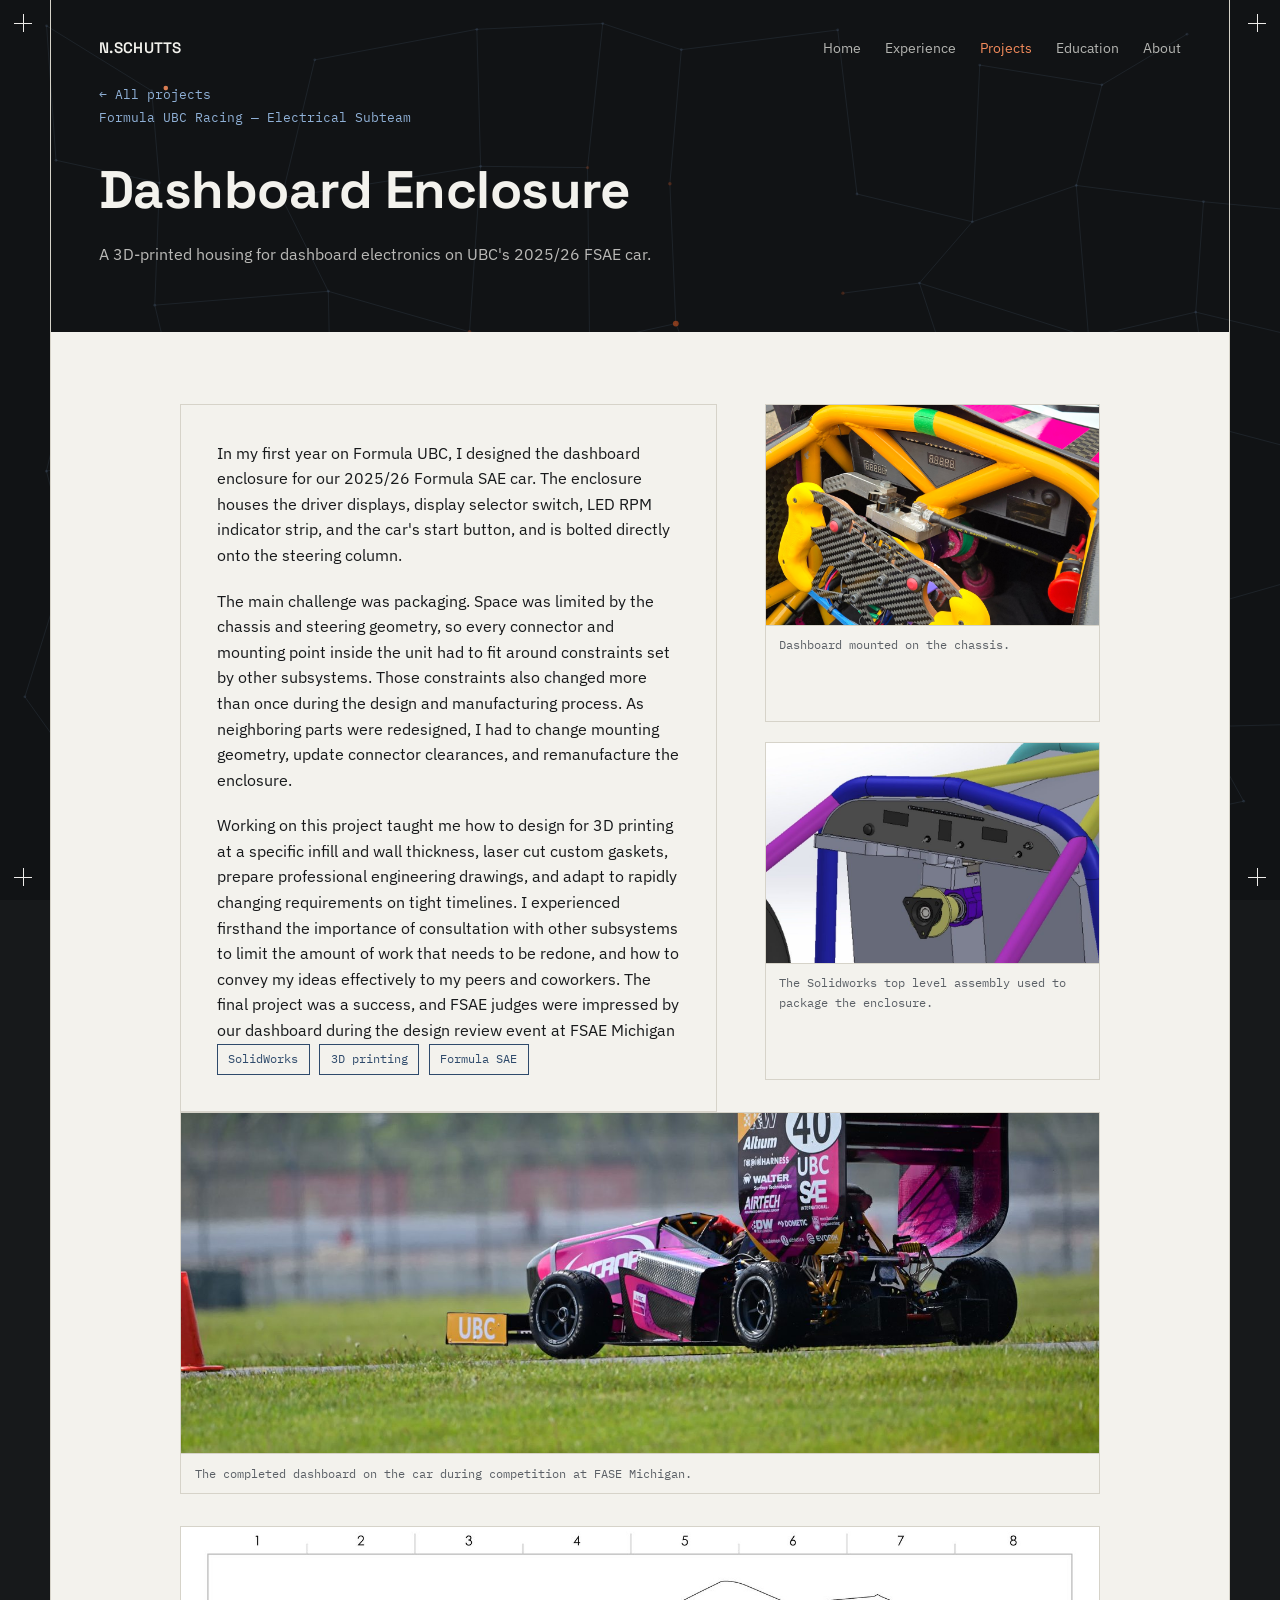
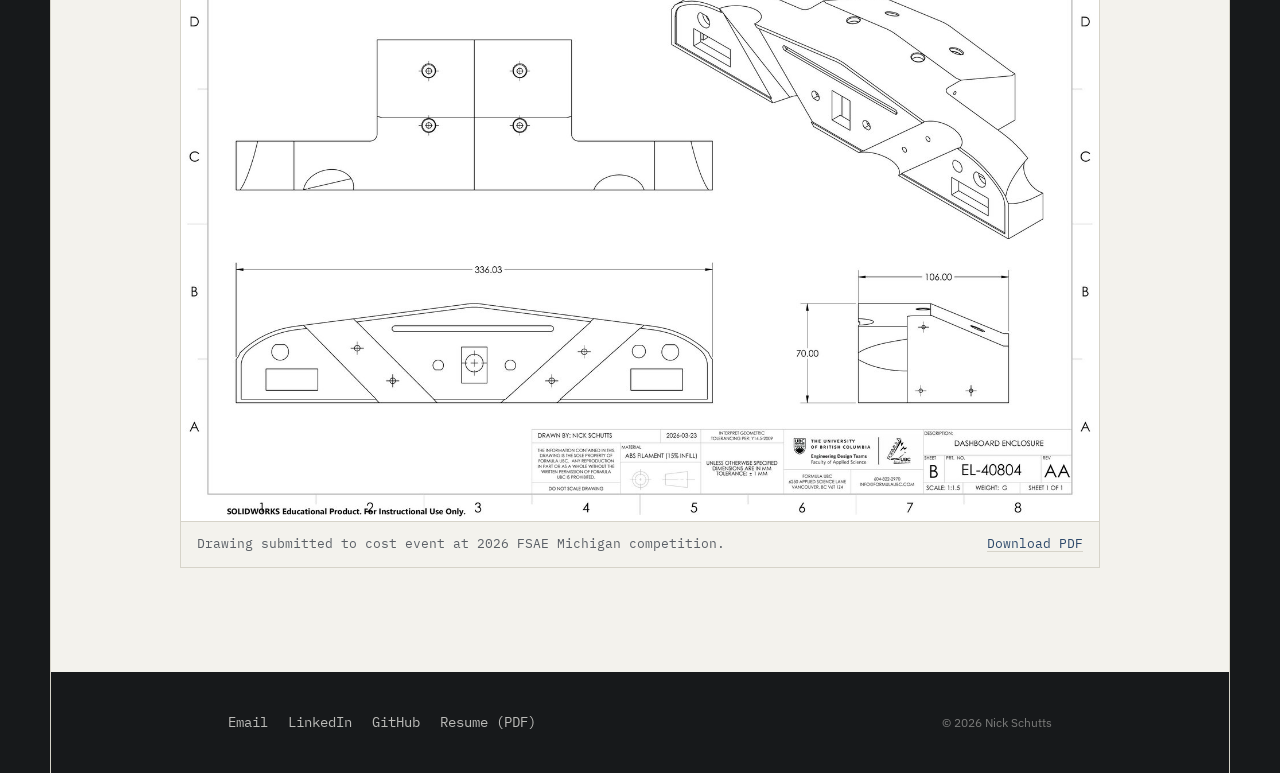
<file: project-dashboard-enclosure.html>
<!DOCTYPE html>
<html lang="en">
<head>
<meta charset="UTF-8">
<meta name="viewport" content="width=device-width, initial-scale=1.0">
<title>Dashboard Enclosure — Nick Schutts</title>
<link rel="preconnect" href="https://fonts.googleapis.com">
<link rel="preconnect" href="https://fonts.gstatic.com" crossorigin>
<link href="https://fonts.googleapis.com/css2?family=Space+Grotesk:wght@400;500;600;700&family=IBM+Plex+Sans:wght@400;500;600&family=IBM+Plex+Mono:wght@400;500&display=swap" rel="stylesheet">
<link rel="stylesheet" href="style.css?v=3">
</head>
<body>

<span class="tick tl"></span>
<span class="tick tr"></span>
<span class="tick bl"></span>
<span class="tick br"></span>

<div class="sheet">

  <header class="site-header">
    <nav class="topnav">
      <a href="index.html" class="logo">N.SCHUTTS</a>
      <div class="navlinks">
        <a href="index.html">Home</a>
        <a href="experience.html">Experience</a>
        <a href="projects.html" class="active">Projects</a>
        <a href="education.html">Education</a>
        <a href="about.html">About</a>
      </div>
    </nav>
    <div class="page-header">
      <a class="back-link" href="projects.html">&larr; All projects</a>
      <p class="eyebrow">Formula UBC Racing — Electrical Subteam</p>
      <h1>Dashboard Enclosure</h1>
      <p class="lede">A 3D-printed housing for dashboard electronics
        on UBC's 2025/26 FSAE car.</p>
    </div>
  </header>

  <main>
    <section class="section" style="border-top:none;">

      <div class="about-grid">
        <div class="project-card">
          <p>
          In my first year on Formula UBC, I designed the dashboard enclosure for our 2025/26 Formula SAE car. 
          The enclosure houses the driver displays, display selector switch, LED RPM indicator strip, and the car's start button, and is bolted
          directly onto the steering column.
          </p>
          <p>
            The main challenge was packaging. Space was limited by the chassis and steering geometry, so every connector and mounting point
            inside the unit had to fit around constraints set by other subsystems. Those constraints also changed more than once during the design 
            and manufacturing process. As neighboring parts were redesigned, I had to change mounting geometry, update connector clearances, and 
            remanufacture the enclosure.
          </p>
          <p>
          Working on this project taught me how to design for 3D printing at a specific infill and wall thickness, laser cut custom gaskets, prepare professional
          engineering drawings, and adapt to rapidly changing requirements on tight timelines. I experienced firsthand the importance of
          consultation with other subsystems to limit the amount of work that needs to be redone, and how to convey my ideas effectively to
          my peers and coworkers. The final project was a success, and FSAE judges were impressed by our dashboard during the design review event at FSAE Michigan<br>
          </p>
          <div> </div>
          <div class="tag-row">
            <span class="tag">SolidWorks</span>
            <span class="tag">3D printing</span>
            <span class="tag">Formula SAE</span>
          </div>
        </div>
        <div class="gallery">
          <figure>
            <img class="lightbox-img" src="assets/img/dash-photo-incar.jpg" alt="The dashboard enclosure mounted in the car's roll cage, next to the steering wheel.">
            <figcaption>Dashboard mounted on the chassis.</figcaption>
          </figure>
          <figure>
            <img class="lightbox-img" src="assets/img/dash-cad-render.jpg" alt="SolidWorks assembly render of the dashboard enclosure mounted to the chassis tubing.">
            <figcaption>The Solidworks top level assembly used to package the enclosure.</figcaption>
          </figure>
        </div>
      </div>

      <div class="gallery">
        <figure class="feature">
          <img class="lightbox-img" src="assets/img/formula-car-track.jpg" alt="UBC's Formula SAE car, number 40, on track during competition.">
          <figcaption>The completed dashboard on the car during competition at FASE Michigan.</figcaption>
        </figure>
      </div>

      <div class="drawing-block">
        <img class="lightbox-img" src="assets/img/dash-drawing.jpg" alt="Formula UBC engineering drawing EL-40804, Dashboard Enclosure, revision AA, dimensions 336.03 by 70.00 by 106.00 millimetres.">
        <div class="drawing-foot">
          <span>Drawing submitted to cost event at 2026 FSAE Michigan competition.</span>
          <a href="assets/Dash_Enclosure_Drawings.pdf" target="_blank" rel="noopener">Download PDF</a>
        </div>
      </div>
    </section>
  </main>

  <footer class="site-footer">
    <div class="footer-inner">
      <div class="footer-links">
        <a href="mailto:nicholas.schutts@gmail.com">Email</a>
        <a href="https://www.linkedin.com/in/nick-schutts-b05521326/" target="_blank" rel="noopener">LinkedIn</a>
        <a href="https://github.com/nschutts" target="_blank" rel="noopener">GitHub</a>
        <a href="Nick_Schutts_Resume.pdf" target="_blank" rel="noopener">Resume (PDF)</a>
      </div>
      <p class="footnote">&copy; <span class="js-year"></span> Nick Schutts</p>
    </div>
  </footer>
</div>

<script src="script.js?v=2"></script>
</body>
</html>
</file>
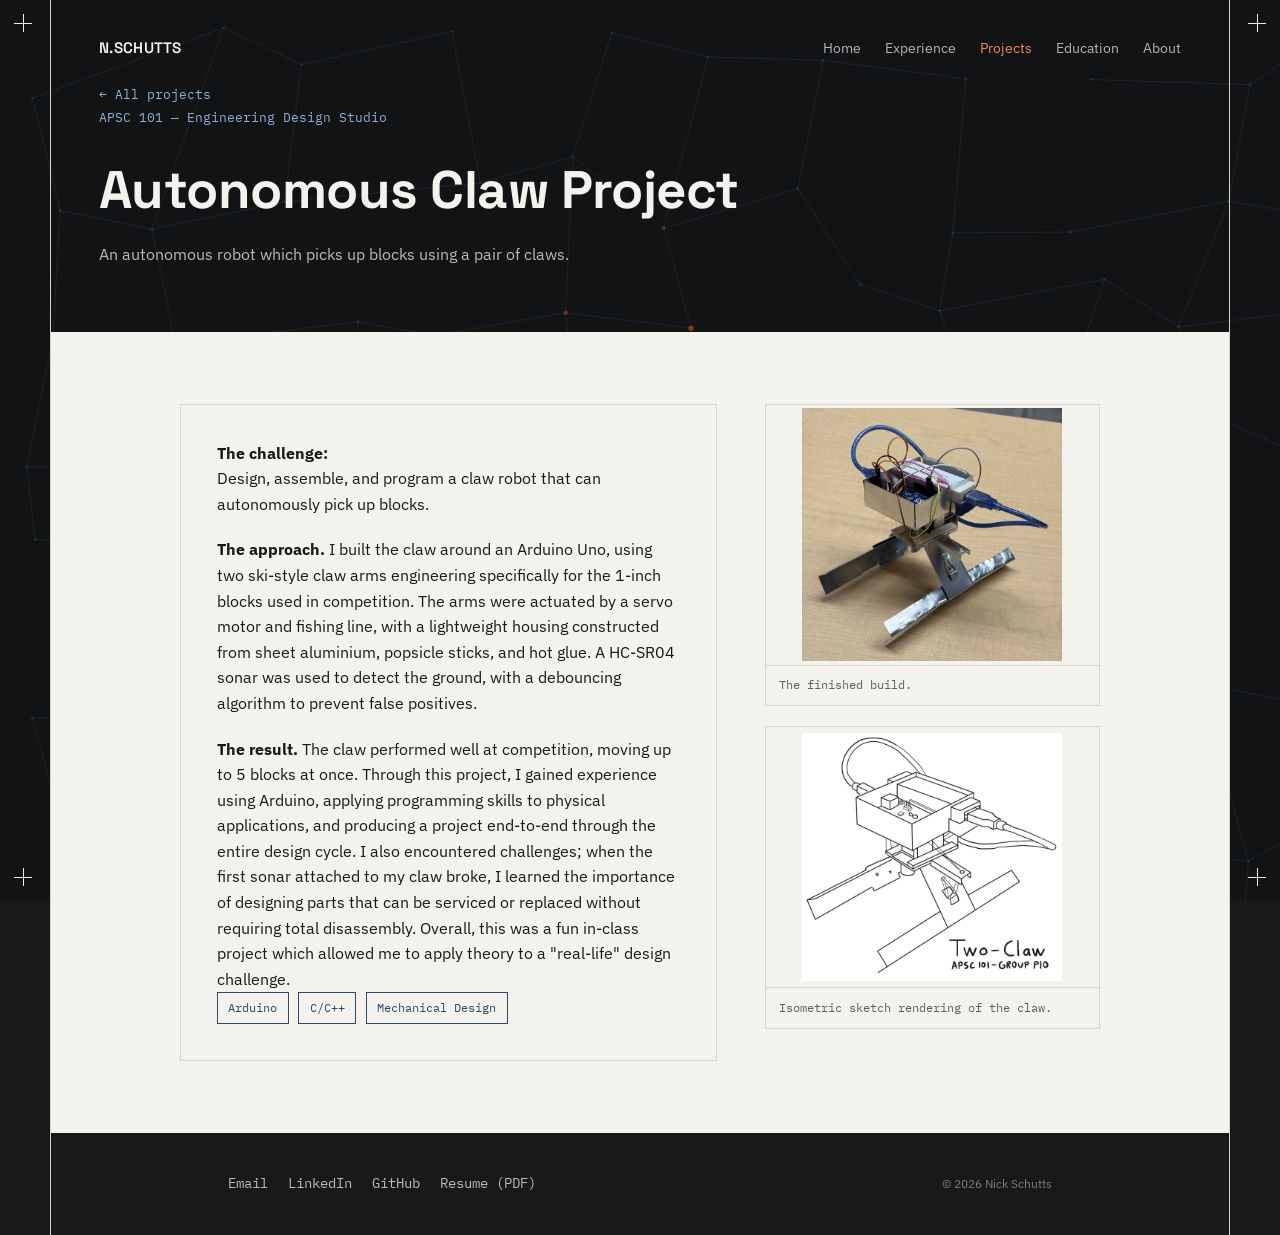
<file: project-two-claw.html>
<!DOCTYPE html>
<html lang="en">
<head>
<meta charset="UTF-8">
<meta name="viewport" content="width=device-width, initial-scale=1.0">
<title>Autonomous Claw Project — Nick Schutts</title>
<link rel="preconnect" href="https://fonts.googleapis.com">
<link rel="preconnect" href="https://fonts.gstatic.com" crossorigin>
<link href="https://fonts.googleapis.com/css2?family=Space+Grotesk:wght@400;500;600;700&family=IBM+Plex+Sans:wght@400;500;600&family=IBM+Plex+Mono:wght@400;500&display=swap" rel="stylesheet">
<link rel="stylesheet" href="style.css?v=3">
</head>
<body>

<span class="tick tl"></span>
<span class="tick tr"></span>
<span class="tick bl"></span>
<span class="tick br"></span>

<div class="sheet">

  <header class="site-header">
    <nav class="topnav">
      <a href="index.html" class="logo">N.SCHUTTS</a>
      <div class="navlinks">
        <a href="index.html">Home</a>
        <a href="experience.html">Experience</a>
        <a href="projects.html" class="active">Projects</a>
        <a href="education.html">Education</a>
        <a href="about.html">About</a>
      </div>
    </nav>
    <div class="page-header">
      <a class="back-link" href="projects.html">&larr; All projects</a>
      <p class="eyebrow">APSC 101 — Engineering Design Studio</p>
      <h1>Autonomous Claw Project</h1>
      <p class="lede">An autonomous robot which picks up blocks using a
        pair of claws.</p>
    </div>
  </header>

  <main>
    <section class="section" style="border-top:none;">

      <div class="about-grid">
        <div class="project-card">
          <!-- Nick: replace/expand each paragraph below with the real story —
               the design constraints you were given, what the claws actually
               grab and how they're actuated, how the robot senses/navigates,
               and how it performed (competition result, demo day, grade, etc). -->
          <p>
            <strong>The challenge:</strong><br> Design, assemble, and program a claw robot that can
            autonomously pick up blocks.
          </p>
          <p>
            <strong>The approach.</strong> I built the claw around an Arduino Uno, using two ski-style 
            claw arms engineering specifically for the 1-inch blocks used in competition. The arms were actuated 
            by a servo motor and fishing line, with a lightweight housing constructed from sheet aluminium, popsicle 
            sticks, and hot glue. A HC-SR04 sonar was used to detect the ground, with a debouncing algorithm to prevent
            false positives.
          </p>
           <p>
            <strong>The result.</strong> The claw performed well at competition, moving up to 5 blocks at once. Through this
             project, I gained experience using Arduino, applying programming skills to physical applications, and producing a
             project end-to-end through the entire design cycle. I also encountered challenges; when the first sonar attached to my claw broke,
             I learned the importance of designing parts that can be serviced or replaced without requiring total disassembly. Overall,
             this was a fun in-class project which allowed me to apply theory to a "real-life" design challenge.
           </p>
          <div class="tag-row">
            <span class="tag">Arduino</span>
            <span class="tag">C/C++</span>
            <span class="tag">Mechanical Design</span>
          </div>
        </div>
        <div class="gallery">
          <figure>
            <img class="lightbox-img" src="assets/img/claw-photo.jpg" alt="The built Two-Claw robot, showing the Arduino control box, wiring, and ski-style base." style="width:260px; height:260px; object-fit:contain; margin:0 auto; display:block;">
            <figcaption>The finished build.</figcaption>
          </figure>
          <figure>
            <img class="lightbox-img" src="assets/img/claw-sketch.jpg" alt="Hand-drawn concept sketch of the Two-Claw robot, labelled APSC 101 Group P10." style="width:260px; height:260px; object-fit:contain; margin:0 auto; display:block;">
            <figcaption>Isometric sketch rendering of the claw.</figcaption>
          </figure>
        </div>
      </div>

    </section>
  </main>

  <footer class="site-footer">
    <div class="footer-inner">
      <div class="footer-links">
        <a href="mailto:nicholas.schutts@gmail.com">Email</a>
        <a href="https://www.linkedin.com/in/nick-schutts-b05521326/" target="_blank" rel="noopener">LinkedIn</a>
        <a href="https://github.com/nschutts" target="_blank" rel="noopener">GitHub</a>
        <a href="Nick_Schutts_Resume.pdf" target="_blank" rel="noopener">Resume (PDF)</a>
      </div>
      <p class="footnote">&copy; <span class="js-year"></span> Nick Schutts</p>
    </div>
  </footer>
</div>

<script src="script.js?v=2"></script>
</body>
</html>
</file>
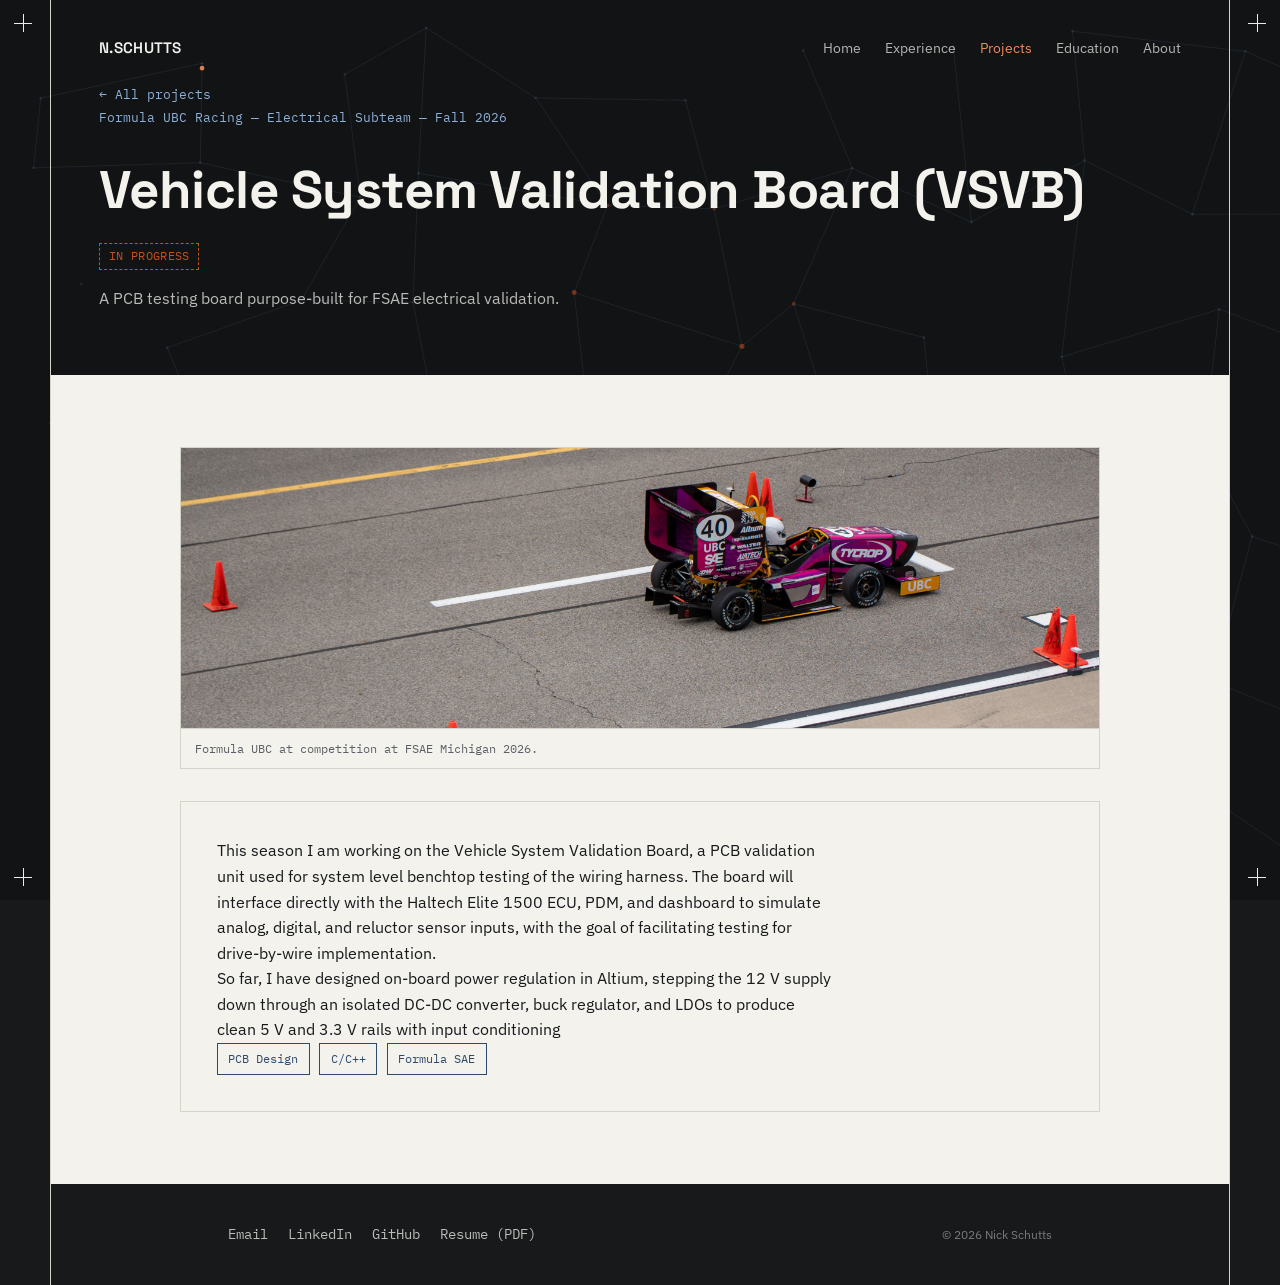
<file: project-vsvb.html>
<!DOCTYPE html>
<html lang="en">
<head>
<meta charset="UTF-8">
<meta name="viewport" content="width=device-width, initial-scale=1.0">
<title>VSVB — Nick Schutts</title>
<link rel="preconnect" href="https://fonts.googleapis.com">
<link rel="preconnect" href="https://fonts.gstatic.com" crossorigin>
<link href="https://fonts.googleapis.com/css2?family=Space+Grotesk:wght@400;500;600;700&family=IBM+Plex+Sans:wght@400;500;600&family=IBM+Plex+Mono:wght@400;500&display=swap" rel="stylesheet">
<link rel="stylesheet" href="style.css?v=3">
</head>
<body>

<span class="tick tl"></span>
<span class="tick tr"></span>
<span class="tick bl"></span>
<span class="tick br"></span>

<div class="sheet">

  <header class="site-header">
    <nav class="topnav">
      <a href="index.html" class="logo">N.SCHUTTS</a>
      <div class="navlinks">
        <a href="index.html">Home</a>
        <a href="experience.html">Experience</a>
        <a href="projects.html" class="active">Projects</a>
        <a href="education.html">Education</a>
        <a href="about.html">About</a>
      </div>
    </nav>
    <div class="page-header">
      <a class="back-link" href="projects.html">&larr; All projects</a>
      <p class="eyebrow">Formula UBC Racing — Electrical Subteam — Fall 2026</p>
      <h1>Vehicle System Validation Board (VSVB)</h1>
      <span class="badge-progress" style="margin-bottom:1rem;display:inline-block;">IN PROGRESS</span>
      <p class="lede">A PCB testing board purpose-built for FSAE electrical validation.</p>
    </div>
  </header>

  <main>
    <section class="section" style="border-top:none;">

      <div class="gallery">
        <figure class="feature">
          <img class="thumb lightbox-img" src="assets/img/fubc-michigan-accel.jpg" alt="Formula UBC car completes acceleration event at the Michigan competition." style="width:100%; height:280px; object-fit:cover;">
          <figcaption>Formula UBC at competition at FSAE Michigan 2026.</figcaption>
        </figure>
      </div>

      <div class="project-card">
        <p>
          This season I am working on the Vehicle System Validation Board, a PCB validation unit used for 
          system level benchtop testing of the wiring harness. The board will interface directly with the 
          Haltech Elite 1500 ECU, PDM, and dashboard to simulate analog, digital, and reluctor sensor inputs, 
          with the goal of facilitating testing for drive-by-wire implementation. <br>
          So far, I have designed on-board power regulation in Altium, stepping the 12 V supply down through an isolated DC-DC
          converter, buck regulator, and LDOs to produce clean 5 V and 3.3 V rails with input conditioning
        </p>
        <div class="tag-row">
          <span class="tag">PCB Design</span>
          <span class="tag">C/C++</span>
          <span class="tag">Formula SAE</span>
        </div>
      </div>

    </section>
  </main>

  <footer class="site-footer">
    <div class="footer-inner">
      <div class="footer-links">
        <a href="mailto:nicholas.schutts@gmail.com">Email</a>
        <a href="https://www.linkedin.com/in/nick-schutts-b05521326/" target="_blank" rel="noopener">LinkedIn</a>
        <a href="https://github.com/nschutts" target="_blank" rel="noopener">GitHub</a>
        <a href="Nick_Schutts_Resume.pdf" target="_blank" rel="noopener">Resume (PDF)</a>
      </div>
      <p class="footnote">&copy; <span class="js-year"></span> Nick Schutts</p>
    </div>
  </footer>
</div>

<script src="script.js?v=2"></script>
</body>
</html>
</file>
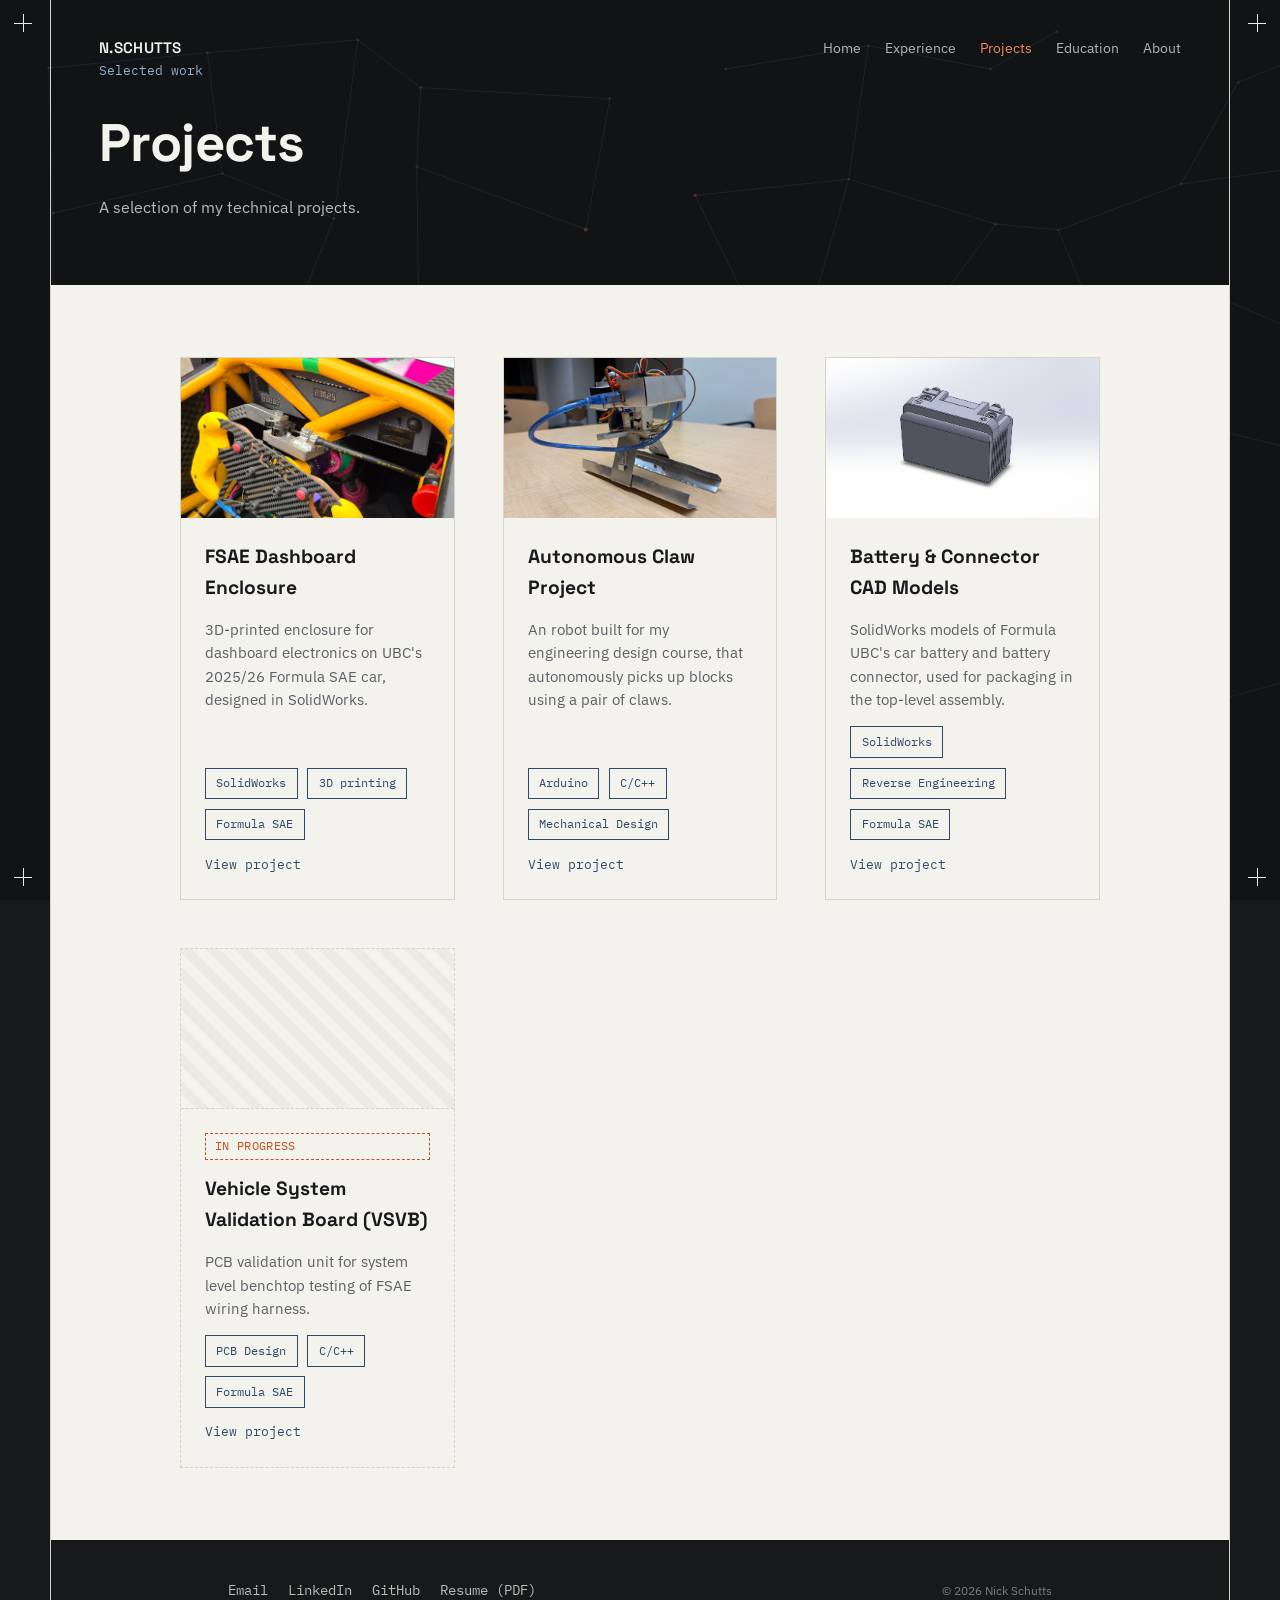
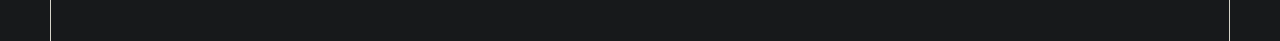
<file: projects.html>
<!DOCTYPE html>
<html lang="en">
<head>
<meta charset="UTF-8">
<meta name="viewport" content="width=device-width, initial-scale=1.0">
<title>Projects — Nick Schutts</title>
<link rel="preconnect" href="https://fonts.googleapis.com">
<link rel="preconnect" href="https://fonts.gstatic.com" crossorigin>
<link href="https://fonts.googleapis.com/css2?family=Space+Grotesk:wght@400;500;600;700&family=IBM+Plex+Sans:wght@400;500;600&family=IBM+Plex+Mono:wght@400;500&display=swap" rel="stylesheet">
<link rel="stylesheet" href="style.css?v=3">
</head>
<body>

<span class="tick tl"></span>
<span class="tick tr"></span>
<span class="tick bl"></span>
<span class="tick br"></span>

<div class="sheet">

  <header class="site-header">
    <nav class="topnav">
      <a href="index.html" class="logo">N.SCHUTTS</a>
      <div class="navlinks">
        <a href="index.html">Home</a>
        <a href="experience.html">Experience</a>
        <a href="projects.html" class="active">Projects</a>
        <a href="education.html">Education</a>
        <a href="about.html">About</a>
      </div>
    </nav>
    <div class="page-header">
      <p class="eyebrow">Selected work</p>
      <h1>Projects</h1>
      <p class="lede">A selection of my technical projects.</p>
    </div>
  </header>

  <main>
    <section class="section" style="border-top:none;">
      <div class="projects-grid">
        <a class="project-tile" href="project-dashboard-enclosure.html">
          <img class="thumb" src="assets/img/dash-photo-michigan.jpg" alt="">
          <div class="tile-body">
            <h3>FSAE Dashboard Enclosure</h3>
            <p>3D-printed enclosure for dashboard electronics on UBC's
              2025/26 Formula SAE car, designed in SolidWorks.</p>
            <div class="tag-row">
              <span class="tag">SolidWorks</span>
              <span class="tag">3D printing</span>
              <span class="tag">Formula SAE</span>
            </div>
            <span class="view-link">View project</span>
          </div>
        </a>

        <a class="project-tile" href="project-two-claw.html">
          <img class="thumb" src="assets/img/claw-thumbnail.jpg" alt="">
          <div class="tile-body">
            <h3>Autonomous Claw Project</h3>
            <p>An robot built for my engineering design course, 
              that autonomously picks up blocks using a pair of claws.</p>
            <div class="tag-row">
              <span class="tag">Arduino</span>
              <span class="tag">C/C++</span>
              <span class="tag">Mechanical Design</span>
            </div>
            <span class="view-link">View project</span>
          </div>
        </a>

        <a class="project-tile" href="project-cad-models.html">
           <img class="thumb" src="assets/img/battery-CAD-thumbnail.png" alt="">
          <div class="tile-body">
            <h3>Battery &amp; Connector CAD Models</h3>
            <p>SolidWorks models of Formula UBC's car battery and battery connector, used for packaging in the top-level
              assembly.</p>
            <div class="tag-row">
              <span class="tag">SolidWorks</span>
              <span class="tag">Reverse Engineering</span>
              <span class="tag">Formula SAE</span>
            </div>
            <span class="view-link">View project</span>
          </div>
        </a>

        <a class="project-tile in-progress" href="project-vsvb.html">
          <div class="thumb-progress"></div>
          <div class="tile-body">
            <span class="badge-progress">IN PROGRESS</span>
            <h3>Vehicle System Validation Board (VSVB)</h3>
            <p>PCB validation unit for system level benchtop testing of FSAE wiring harness.</p>
            <div class="tag-row">
              <span class="tag">PCB Design</span>
              <span class="tag">C/C++</span>
              <span class="tag">Formula SAE</span>
            </div>
            <span class="view-link">View project</span>
          </div>
        </a>
      </div>
    </section>
  </main>

  <footer class="site-footer">
    <div class="footer-inner">
      <div class="footer-links">
        <a href="mailto:nicholas.schutts@gmail.com">Email</a>
        <a href="https://www.linkedin.com/in/nick-schutts-b05521326/" target="_blank" rel="noopener">LinkedIn</a>
        <a href="https://github.com/nschutts" target="_blank" rel="noopener">GitHub</a>
        <a href="Nick_Schutts_Resume.pdf" target="_blank" rel="noopener">Resume (PDF)</a>
      </div>
      <p class="footnote">&copy; <span class="js-year"></span> Nick Schutts</p>
    </div>
  </footer>
</div>

<script src="script.js?v=2"></script>
</body>
</html>
</file>
<file: style.css>
/* ---------- Tokens ---------- */
:root{
  --paper: #F3F2ED;
  --ink: #17191B;
  --muted: #5B6066;
  --line: #D6D3C9;
  --blue: #2E4A6B;
  --blue-light: #8FB0D6;
  --rust: #C4501F;
  --rust-light: #F0895A;
  --max-w: 920px;
  --gap: clamp(1.5rem, 4vw, 3rem);
}

*{ box-sizing: border-box; }
html{ scroll-behavior: smooth; }

body{
  margin: 0;
  background: var(--ink);
  color: var(--ink);
  font-family: "IBM Plex Sans", -apple-system, sans-serif;
  font-size: 16px;
  line-height: 1.6;
  -webkit-font-smoothing: antialiased;
}

@media (prefers-reduced-motion: reduce){
  html{ scroll-behavior: auto; }
  *{ animation-duration: 0.001ms !important; animation-iteration-count: 1 !important; transition-duration: 0.001ms !important; }
}

a{ color: var(--blue); text-decoration-color: var(--line); text-underline-offset: 3px; }
a:hover{ color: var(--rust); }
a:focus-visible, button:focus-visible{ outline: 2px solid var(--rust); outline-offset: 3px; }

.mono{ font-family: "IBM Plex Mono", monospace; }

/* ---------- Animated background ---------- */
#bp-canvas{
  position: fixed;
  inset: 0;
  width: 100vw;
  height: 100vh;
  z-index: -1;
  display: block;
}

/* ---------- Registration marks (fixed to viewport) ---------- */
.tick{
  position: fixed;
  width: 18px;
  height: 18px;
  z-index: 50;
  mix-blend-mode: difference;
  pointer-events: none;
}
.tick::before, .tick::after{ content: ""; position: absolute; background: #fff; }
.tick::before{ width: 100%; height: 1px; top: 50%; }
.tick::after{ height: 100%; width: 1px; left: 50%; }
.tick.tl{ top: 14px; left: 14px; }
.tick.tr{ top: 14px; right: 14px; }
.tick.bl{ bottom: 14px; left: 14px; }
.tick.br{ bottom: 14px; right: 14px; }

/* ---------- Sheet frame ---------- */
.sheet{
  position: relative;
  max-width: 1180px;
  margin: 0 auto;
  border-left: 1px solid var(--line);
  border-right: 1px solid var(--line);
}

/* ---------- Dark header (shared: hero + page-header) ---------- */
.site-header{ color: var(--paper); }

.topnav{
  display: flex;
  justify-content: space-between;
  align-items: center;
  padding: 2.25rem var(--gap) 0;
  flex-wrap: wrap;
  gap: 1rem;
}
.logo{
  font-family: "Space Grotesk", sans-serif;
  font-weight: 600;
  letter-spacing: 0.02em;
  font-size: 0.95rem;
  color: var(--paper);
  text-decoration: none;
}
.navlinks{ display: flex; gap: clamp(0.9rem, 2.5vw, 1.5rem); flex-wrap: wrap; }
.navlinks a{
  font-size: 0.88rem;
  color: rgba(243,242,237,0.72);
  text-decoration: none;
}
.navlinks a:hover, .navlinks a.active{ color: var(--rust-light); }
.navlinks a.resume-link{ border: 1px solid rgba(243,242,237,0.4); padding: 0.3rem 0.6rem; color: var(--paper); }
.navlinks a.resume-link:hover{ border-color: var(--rust-light); color: var(--rust-light); }

/* Home hero */
.hero{ padding-bottom: clamp(2rem, 6vw, 4rem); }

.hero-grid{
  padding: clamp(2.5rem, 8vw, 5rem) var(--gap) 0;
}
.hero-name-row{
  display: flex;
  align-items: center;
  justify-content: space-between;
  flex-wrap: wrap;
  gap: clamp(1rem, 4vw, 2.5rem);
  margin-bottom: 1.5rem;
}
.hero-art{ flex: 1 1 460px; max-width: 640px; min-width: 320px; }

.eyebrow{
  font-family: "IBM Plex Mono", monospace;
  font-size: 0.82rem;
  color: var(--blue-light);
  margin: 0 0 0.75rem;
}

.hero-copy h1{
  font-family: "Space Grotesk", sans-serif;
  font-weight: 700;
  font-size: clamp(3rem, 8vw, 5.5rem);
  line-height: 0.98;
  letter-spacing: -0.02em;
  margin: 0;
  color: var(--paper);
}

.hero-sub{
  max-width: 46ch;
  color: rgba(243,242,237,0.75);
  font-size: 1.05rem;
  margin: 0 0 1.75rem;
}

.hero-meta{
  display: flex;
  flex-wrap: wrap;
  gap: 0.4rem 1.25rem;
  font-family: "IBM Plex Mono", monospace;
  font-size: 0.85rem;
  margin-bottom: 1.5rem;
}
.hero-meta a{ color: var(--paper); text-decoration: none; border-bottom: 1px solid rgba(243,242,237,0.35); }
.hero-meta a:hover{ color: var(--rust-light); border-color: var(--rust-light); }
.hero-meta span{ color: rgba(243,242,237,0.55); }

.hero-art svg{ width: 100%; height: auto; overflow: visible; }
.hero-art .draw{
  fill: none; stroke: var(--blue-light); stroke-width: 1.6;
  stroke-linecap: round; stroke-linejoin: round;
  stroke-dasharray: 1; stroke-dashoffset: 1;
  animation: draw-in 1.8s ease forwards;
}
.hero-art .dim{
  stroke: rgba(243,242,237,0.5); stroke-width: 1; fill: none;
  stroke-dasharray: 1; stroke-dashoffset: 1;
  animation: draw-in 1.2s ease forwards; animation-delay: 1.4s;
}
.hero-art .dim-label{
  font-family: "IBM Plex Mono", monospace; font-size: 9px;
  fill: rgba(243,242,237,0.55); opacity: 0;
  animation: fade-in 0.6s ease forwards; animation-delay: 2s;
}
@keyframes draw-in{ to{ stroke-dashoffset: 0; } }
@keyframes fade-in{ to{ opacity: 1; } }

/* Compact page header (inner pages) */
.page-header{ padding: 0 var(--gap) clamp(2.5rem, 7vw, 4rem); }
.back-link{
  display: inline-block;
  margin: 1.5rem 0 0;
  font-family: "IBM Plex Mono", monospace;
  font-size: 0.82rem;
  color: var(--blue-light);
  text-decoration: none;
}
.back-link:hover{ color: var(--rust-light); }
.page-header h1{
  font-family: "Space Grotesk", sans-serif;
  font-weight: 700;
  font-size: clamp(2.2rem, 6vw, 3.3rem);
  letter-spacing: -0.01em;
  margin: 1.25rem 0 0.6rem;
  color: var(--paper);
}
.page-header .lede{ max-width: 58ch; margin: 0; color: rgba(243,242,237,0.75); }

/* CTA buttons */
.btn-row{ display: flex; flex-wrap: wrap; gap: 0.75rem; margin-top: 0.5rem; }
.btn{
  display: inline-block;
  padding: 0.6rem 1.05rem;
  border: 1px solid rgba(243,242,237,0.5);
  font-family: "IBM Plex Mono", monospace;
  font-size: 0.82rem;
  text-decoration: none;
  color: var(--paper);
}
.btn:hover{ border-color: var(--rust-light); color: var(--rust-light); }
.btn.on-light{ border-color: var(--ink); color: var(--ink); }
.btn.on-light:hover{ border-color: var(--rust); color: var(--rust); }

/* ---------- Main content (light) ---------- */
main{ background: var(--paper); padding: 0 var(--gap); }

.section{
  max-width: var(--max-w);
  margin: 0 auto;
  padding: clamp(3rem, 7vw, 4.5rem) 0;
  border-top: 1px solid var(--line);
}
.section:first-child{ border-top: none; }

.section-head{ display: flex; align-items: baseline; gap: 1rem; margin-bottom: 2rem; }
.section-index{ font-family: "IBM Plex Mono", monospace; font-size: 0.8rem; color: var(--rust); white-space: nowrap; }
.section-head h2{ font-family: "Space Grotesk", sans-serif; font-weight: 600; font-size: clamp(1.5rem, 3vw, 2rem); margin: 0; }

/* About */
.about-grid{ display: grid; grid-template-columns: 1.6fr 1fr; gap: var(--gap); }
.about-copy{ max-width: 62ch; margin: 0; }
.spec-sheet{ margin: 0; border-top: 1px solid var(--line); }
.spec-sheet > div{ display: flex; justify-content: space-between; gap: 1rem; padding: 0.65rem 0; border-bottom: 1px solid var(--line); }
.spec-sheet dt{ color: var(--muted); font-size: 0.9rem; }
.spec-sheet dd{ margin: 0; font-family: "IBM Plex Mono", monospace; font-size: 0.9rem; text-align: right; }

/* Timeline */
.timeline{ list-style: none; margin: 0; padding: 0; }
.tl-item{ display: grid; grid-template-columns: 170px 1fr; gap: var(--gap); padding: 1.5rem 0; border-bottom: 1px solid var(--line); }
.tl-item:first-child{ padding-top: 0; }
.tl-item:last-child{ border-bottom: none; }
.tl-date{ color: var(--muted); font-size: 0.85rem; padding-top: 0.15rem; }
.tl-item.current .tl-date span{ color: var(--rust); }
.tl-body h3{ font-family: "Space Grotesk", sans-serif; margin: 0 0 0.2rem; font-size: 1.15rem; }
.tl-org{ margin: 0 0 0.6rem; color: var(--muted); font-size: 0.92rem; }
.tl-body ul{ margin: 0; padding-left: 1.1rem; }
.tl-body li{ margin-bottom: 0.35rem; }
.tl-body li:last-child{ margin-bottom: 0; }

/* Projects grid */
.projects-grid{ display: grid; grid-template-columns: repeat(auto-fill, minmax(260px, 1fr)); gap: var(--gap); }
.project-tile{
  border: 1px solid var(--line);
  text-decoration: none;
  color: var(--ink);
  display: flex;
  flex-direction: column;
  transition: border-color 0.15s ease;
  overflow: hidden;
}
.project-tile:hover{ border-color: var(--rust); }
.project-tile .thumb{ width: 100%; height: 160px; object-fit: cover; display: block; }
.thumb-placeholder{
  width: 100%;
  height: 160px;
  display: flex;
  align-items: center;
  justify-content: center;
  background: repeating-linear-gradient(45deg, var(--paper), var(--paper) 10px, #ECEAE3 10px, #ECEAE3 20px);
  border-bottom: 1px dashed var(--line);
  color: var(--muted);
  font-family: "IBM Plex Mono", monospace;
  font-size: 0.8rem;
}
.project-tile .tile-body{
  padding: 1.5rem;
  display: flex;
  flex-direction: column;
  gap: 0.9rem;
  flex-grow: 1;
}
.project-tile h3{ font-family: "Space Grotesk", sans-serif; margin: 0; font-size: 1.2rem; }
.project-tile p{ margin: 0; color: var(--muted); font-size: 0.92rem; flex-grow: 1; }
.project-tile .view-link{ font-family: "IBM Plex Mono", monospace; font-size: 0.8rem; color: var(--blue); }
.project-tile:hover .view-link{ color: var(--rust); }
.project-tile.placeholder{ color: var(--muted); border-style: dashed; }
.project-tile.placeholder:hover{ border-color: var(--line); }
.project-tile.in-progress{ border-style: dashed; }
.project-tile.in-progress:hover{ border-color: var(--rust); }

.badge-progress{
  display: inline-block;
  font-family: "IBM Plex Mono", monospace;
  font-size: 0.72rem;
  letter-spacing: 0.03em;
  border: 1px dashed var(--rust);
  color: var(--rust);
  padding: 0.2rem 0.55rem;
}
.thumb-progress{
  width: 100%;
  height: 160px;
  display: flex;
  align-items: center;
  justify-content: center;
  background: repeating-linear-gradient(45deg, var(--paper), var(--paper) 10px, #ECEAE3 10px, #ECEAE3 20px);
  border-bottom: 1px dashed var(--line);
}

/* Project detail */
.project-card{ border: 1px solid var(--line); padding: clamp(1.5rem, 4vw, 2.25rem); }
.project-card p{ margin: 0 0 1.25rem; max-width: 62ch; }
.project-card p:last-of-type{ margin-bottom: 0; }
.tag-row{ display: flex; flex-wrap: wrap; gap: 0.6rem; }
.tag{ font-family: "IBM Plex Mono", monospace; font-size: 0.78rem; border: 1px solid var(--blue); color: var(--blue); padding: 0.3rem 0.65rem; }

/* Education */
.edu-grid{ display: grid; grid-template-columns: 1fr 1fr; gap: var(--gap); }
.edu-card{ border-top: 2px solid var(--blue); padding-top: 1.1rem; }
.edu-card > span{ color: var(--muted); font-size: 0.85rem; }
.edu-card h3{ font-family: "Space Grotesk", sans-serif; margin: 0.4rem 0 0.15rem; font-size: 1.1rem; }
.edu-card ul{ margin: 0.6rem 0 0; padding-left: 1.1rem; }
.edu-card li{ margin-bottom: 0.3rem; }

/* Skills */
.skills-grid{ display: grid; grid-template-columns: repeat(3, 1fr); gap: var(--gap); }
.skill-group h3{ font-family: "Space Grotesk", sans-serif; font-size: 1rem; margin: 0 0 0.9rem; }
.tick-list{ list-style: none; margin: 0; padding: 0; }
.tick-list li{ padding: 0.55rem 0 0.55rem 1.4rem; border-bottom: 1px solid var(--line); position: relative; font-size: 0.95rem; break-inside: avoid; }
.tick-list li::before{ content: ""; position: absolute; left: 0; top: 1.05rem; width: 8px; height: 1px; background: var(--rust); }
.tick-list li:last-child{ border-bottom: none; }
.tick-list li.tick-empty{ border-bottom-style: dashed; border-color: var(--line); color: var(--muted); }
.tick-list li.tick-empty::before{ background: var(--line); }
.tick-list li.tick-empty::after{
  content: "Add skill";
  font-family: "IBM Plex Mono", monospace;
  font-size: 0.78rem;
  color: var(--line);
  font-style: italic;
}

/* Icon links (used on the home hero) */
.hero-location{ color: rgba(243,242,237,0.6); font-size: 0.85rem; margin: 0 0 1.25rem; }

.icon-row{ display: flex; flex-wrap: wrap; gap: 1.25rem; margin: 0 0 2rem; }
.icon-link{
  display: flex;
  align-items: center;
  justify-content: center;
  text-decoration: none;
  color: var(--muted);
}
.icon-link .icon-box{
  width: 52px;
  height: 52px;
  border: 1px solid var(--line);
  display: flex;
  align-items: center;
  justify-content: center;
  transition: border-color 0.2s ease;
}
.icon-link svg{ width: 22px; height: 22px; }
.icon-link svg.icon-stroke{ fill: none; stroke: var(--blue); stroke-width: 1.6; }
.icon-link svg.icon-fill{ fill: var(--blue); stroke: none; }
.icon-link:hover .icon-box{ border-color: var(--rust); }
.icon-link:hover svg.icon-stroke{ stroke: var(--rust); }
.icon-link:hover svg.icon-fill{ fill: var(--rust); }

.icon-row.on-dark .icon-box{ border-color: rgba(243,242,237,0.35); }
.icon-row.on-dark svg.icon-stroke{ stroke: var(--blue-light); }
.icon-row.on-dark svg.icon-fill{ fill: var(--blue-light); }
.icon-row.on-dark .icon-link:hover .icon-box{ border-color: var(--rust-light); }
.icon-row.on-dark .icon-link:hover svg.icon-stroke{ stroke: var(--rust-light); }
.icon-row.on-dark .icon-link:hover svg.icon-fill{ fill: var(--rust-light); }

/* ---------- Preview bubbles (home, bottom) ----------
   Pure transform-based expansion: scale never affects layout flow, so
   siblings and the rest of the page never shift. Kept deliberately light —
   a thin accent color and a small lift, nothing heavy or saturated.
   Each bubble sets --accent inline so one ruleset drives three colors. */
.preview-bubbles{
  display: flex;
  flex-wrap: wrap;
  justify-content: center;
  gap: 1.5rem;
  padding: 1.5rem 0;
}
.preview-bubble{
  position: relative;
  width: 190px;
  padding: 1.5rem 1.25rem;
  border-radius: 14px;
  background: var(--paper);
  border: 1px solid var(--line);
  text-align: center;
  text-decoration: none;
  color: var(--ink);
  transform-origin: center;
  transition: transform 0.25s ease, box-shadow 0.25s ease, border-color 0.25s ease;
}
.bubble-icon{
  display: flex;
  align-items: center;
  justify-content: center;
  width: 26px;
  height: 26px;
  margin: 0 auto 0.7rem;
  color: var(--accent);
  opacity: 0.8;
  transition: opacity 0.25s ease;
}
.bubble-icon svg{ width: 18px; height: 18px; }
.preview-bubble h3{
  margin: 0;
  font-family: "Space Grotesk", sans-serif;
  font-weight: 600;
  font-size: 0.96rem;
}
.bubble-rule{
  display: block;
  width: 18px;
  height: 1px;
  background: var(--line);
  margin: 0.7rem auto 0;
  transition: width 0.25s ease, background 0.25s ease;
}
.preview-bubble p{
  margin: 0.55rem 0 0;
  font-size: 0.74rem;
  line-height: 1.4;
  color: var(--muted);
  min-height: 2.8em;
  opacity: 0;
  transform: translateY(3px);
  transition: opacity 0.25s ease, transform 0.25s ease;
}
.preview-bubble:hover,
.preview-bubble:focus-visible{
  transform: scale(1.04);
  border-color: var(--accent);
  box-shadow: 0 10px 22px -8px var(--accent-soft);
  z-index: 5;
}
.preview-bubble:hover .bubble-icon,
.preview-bubble:focus-visible .bubble-icon{ opacity: 1; }
.preview-bubble:hover .bubble-rule,
.preview-bubble:focus-visible .bubble-rule{ width: 28px; background: var(--accent); }
.preview-bubble:hover p,
.preview-bubble:focus-visible p{ opacity: 1; transform: translateY(0); }

/* ---------- Footer ---------- */
.site-footer{ background: var(--ink); color: var(--paper); }
.footer-inner{ max-width: var(--max-w); margin: 0 auto; padding: 2.5rem var(--gap); display: flex; flex-wrap: wrap; justify-content: space-between; gap: 1.5rem; align-items: center; }
.footer-links{ display: flex; flex-wrap: wrap; gap: 0.5rem 1.25rem; font-family: "IBM Plex Mono", monospace; font-size: 0.85rem; }
.footer-links a{ color: rgba(243,242,237,0.75); text-decoration: none; }
.footer-links a:hover{ color: var(--rust-light); }
.footnote{ margin: 0; font-size: 0.78rem; color: rgba(243,242,237,0.45); }

/* ---------- Photo gallery + lightbox ---------- */
.gallery{
  display: grid;
  grid-template-columns: repeat(auto-fit, minmax(230px, 1fr));
  gap: 1.25rem;
  margin: 0 0 2rem;
}
.gallery figure{ margin: 0; border: 1px solid var(--line); }
.gallery img{ display: block; width: 100%; height: 220px; object-fit: cover; cursor: zoom-in; }
.gallery figcaption{
  padding: 0.6rem 0.85rem;
  font-family: "IBM Plex Mono", monospace;
  font-size: 0.78rem;
  color: var(--muted);
  border-top: 1px solid var(--line);
}
.gallery .feature{ grid-column: 1 / -1; }
.gallery .feature img{ height: 340px; }

.lightbox-overlay{
  position: fixed;
  inset: 0;
  background: rgba(23,25,27,0.92);
  display: flex;
  align-items: center;
  justify-content: center;
  padding: 4vh 4vw;
  z-index: 200;
  opacity: 0;
  pointer-events: none;
  transition: opacity 0.2s ease;
  cursor: zoom-out;
}
.lightbox-overlay.active{ opacity: 1; pointer-events: auto; }
.lightbox-overlay img{
  max-width: 100%;
  max-height: 100%;
  border: 1px solid rgba(243,242,237,0.2);
}

/* Drawing viewer block on project pages */
.drawing-block{ border: 1px solid var(--line); margin: 0 0 2rem; }
.drawing-block img{ display: block; width: 100%; cursor: zoom-in; }
.drawing-block .drawing-foot{
  display: flex;
  justify-content: space-between;
  align-items: center;
  flex-wrap: wrap;
  gap: 0.75rem;
  padding: 0.75rem 1rem;
  border-top: 1px solid var(--line);
  font-family: "IBM Plex Mono", monospace;
  font-size: 0.8rem;
  color: var(--muted);
}
.drawing-block .drawing-foot a{ color: var(--blue); }

/* ---------- Responsive ---------- */
@media (max-width: 800px){
  .about-grid, .edu-grid, .skills-grid{ grid-template-columns: 1fr; }
  .tl-item{ grid-template-columns: 1fr; gap: 0.4rem; }
  .topnav{ flex-direction: column; align-items: flex-start; }
  .navlinks{ font-size: 0.85rem; row-gap: 0.5rem; }
  .preview-bubbles{ gap: 1.25rem; padding: 1.25rem 0; }
  .preview-bubble{ width: 100%; max-width: 260px; }
}
</file>
